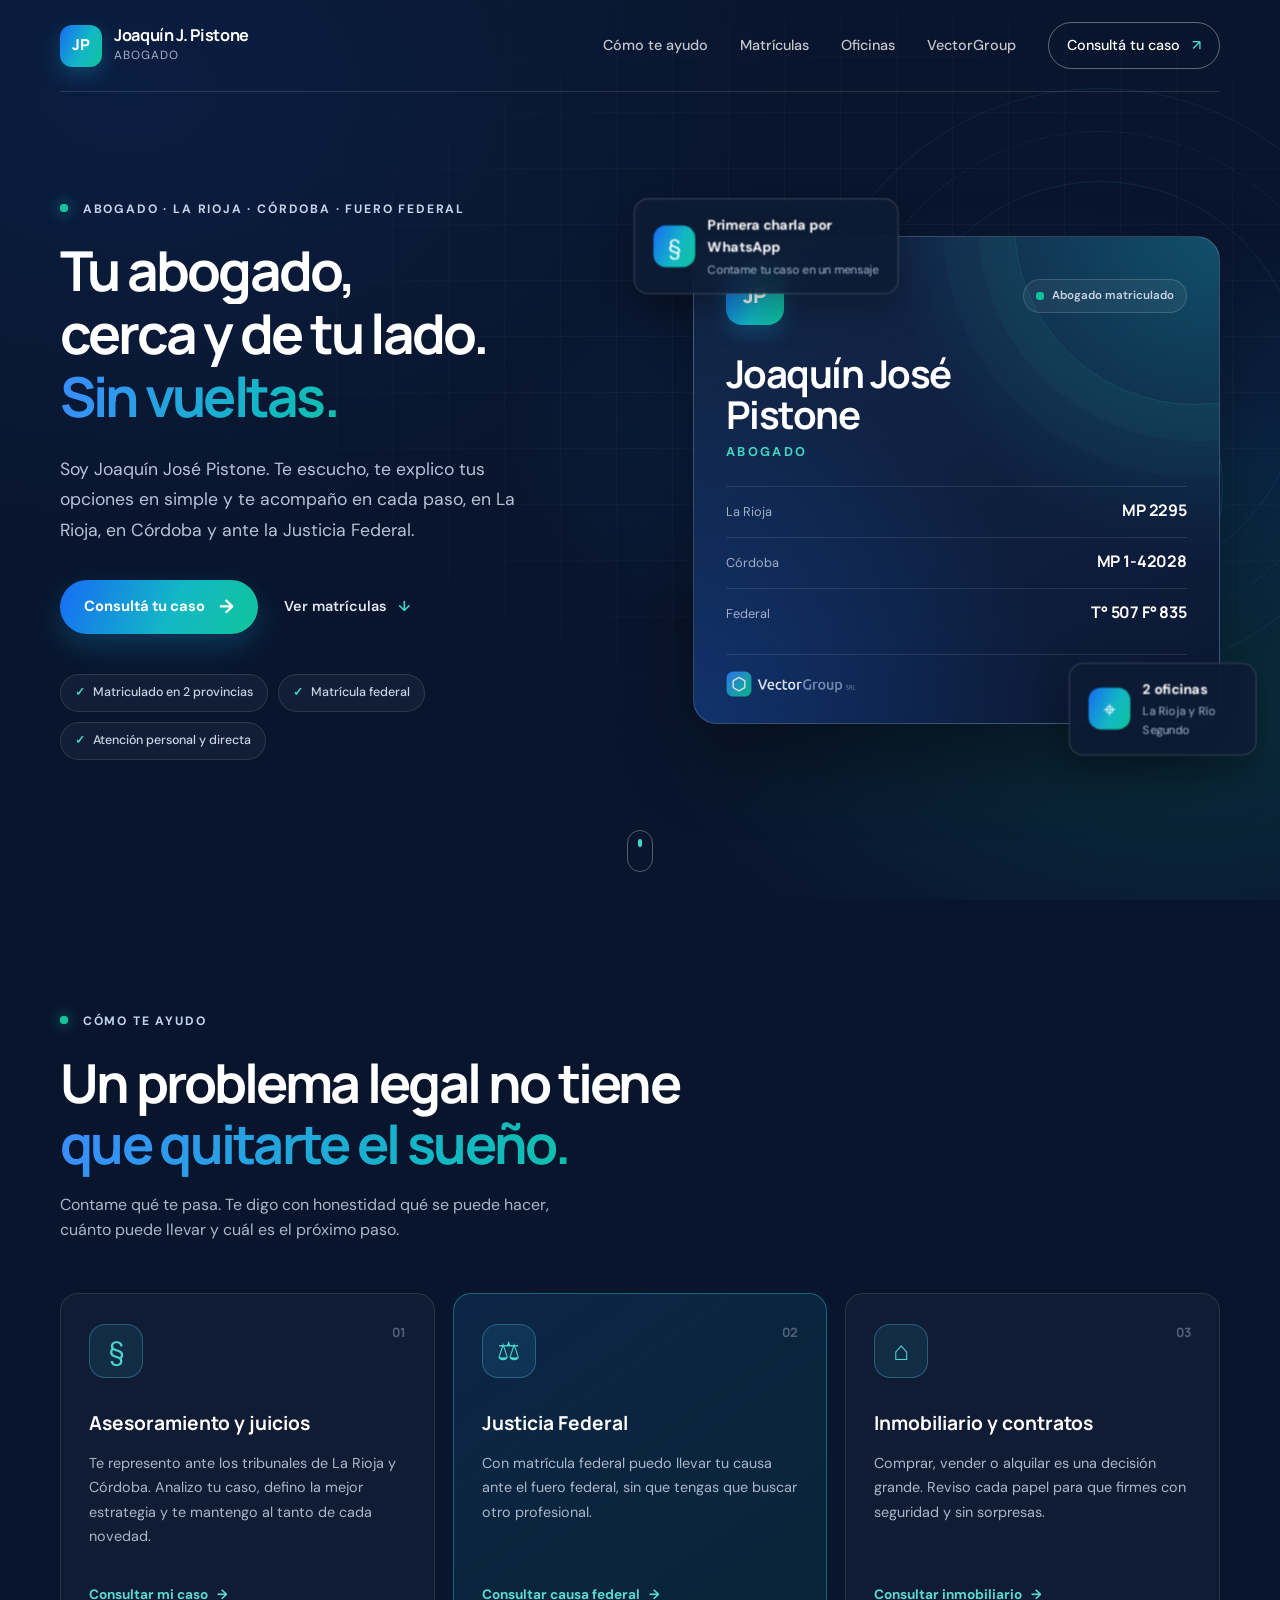
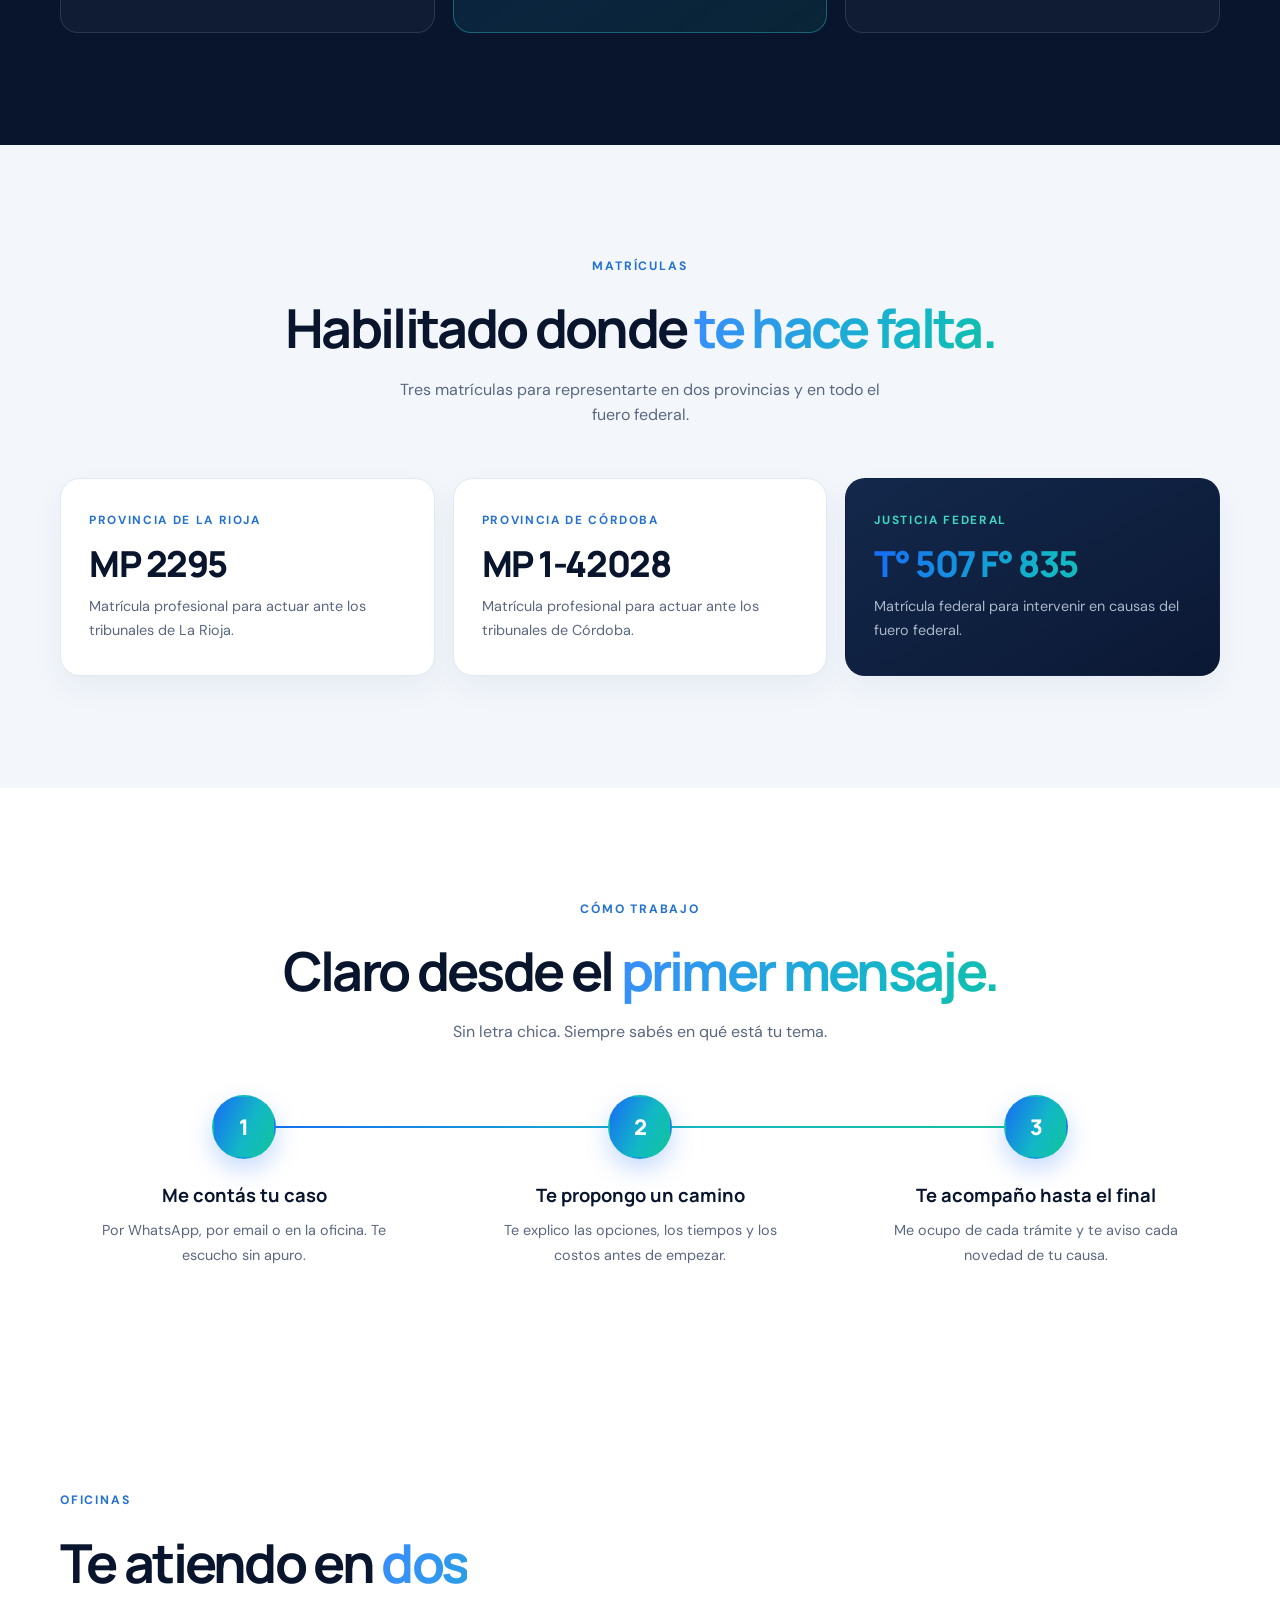
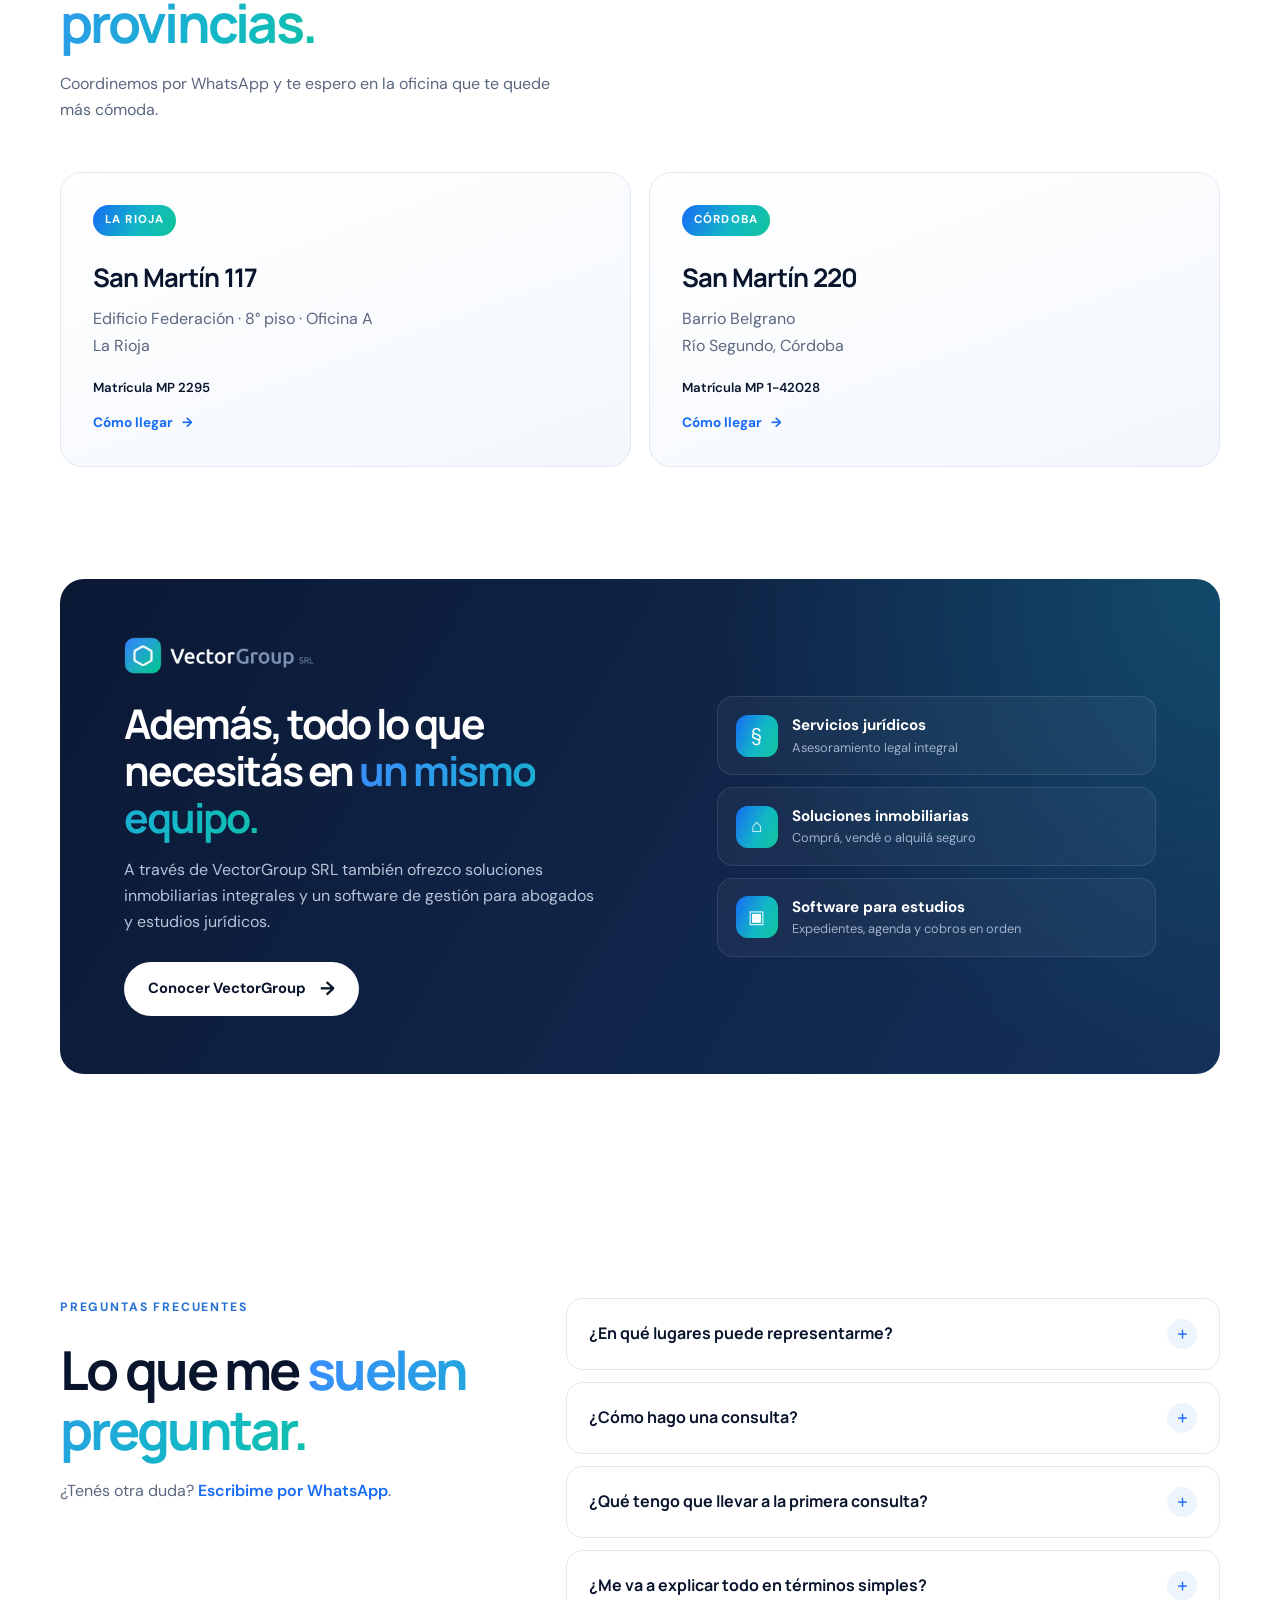
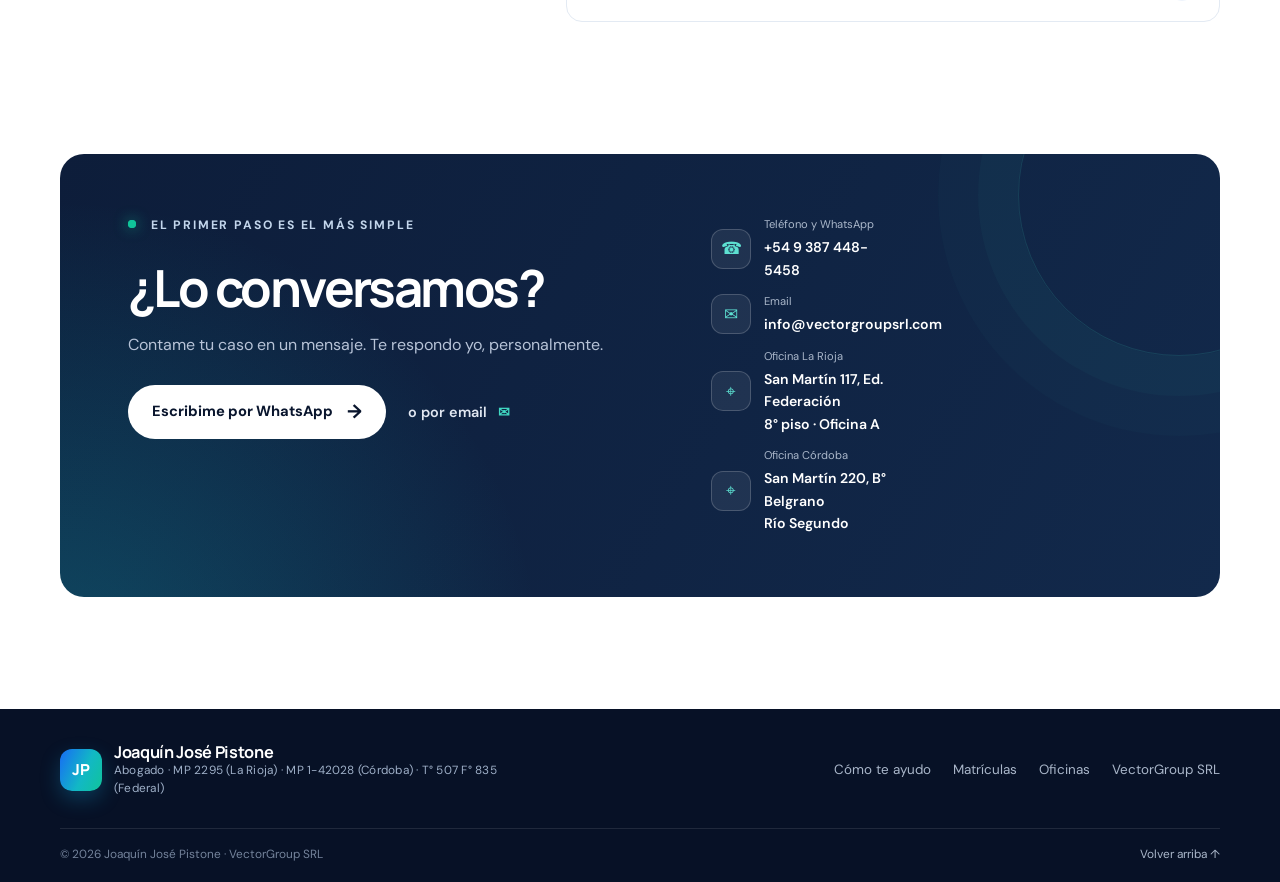
<file: index.html>
<!doctype html>
<html lang="es">
<head>
  <meta charset="utf-8">
  <meta name="viewport" content="width=device-width, initial-scale=1">
  <meta name="theme-color" content="#09152d">
  <title>Dr. Joaquín José Pistone | Abogado en La Rioja, Córdoba y fuero federal</title>
  <meta name="description" content="Joaquín José Pistone, abogado matriculado en La Rioja (MP 2295), Córdoba (MP 1-42028) y Justicia Federal (T° 507 F° 835). Oficinas en La Rioja y Río Segundo. Consultá tu caso por WhatsApp.">
  <link rel="canonical" href="https://www.vectorgroupsrl.com/">

  <meta property="og:type" content="profile">
  <meta property="og:locale" content="es_AR">
  <meta property="og:site_name" content="Dr. Joaquín José Pistone">
  <meta property="og:title" content="Dr. Joaquín José Pistone | Abogado">
  <meta property="og:description" content="Abogado matriculado en La Rioja, Córdoba y Justicia Federal. Te explico todo en simple y te acompaño en cada paso.">
  <meta property="og:url" content="https://www.vectorgroupsrl.com/">
  <meta property="og:image" content="https://www.vectorgroupsrl.com/assets/img/og-image.jpg">
  <meta property="og:image:width" content="1200">
  <meta property="og:image:height" content="630">
  <meta name="twitter:card" content="summary_large_image">

  <link rel="icon" href="assets/img/favicon-32.png" type="image/png" sizes="32x32">
  <link rel="apple-touch-icon" href="assets/img/apple-touch-icon.png">
  <link rel="manifest" href="site.webmanifest">

  <link rel="preconnect" href="https://fonts.googleapis.com">
  <link rel="preconnect" href="https://fonts.gstatic.com" crossorigin>
  <link rel="stylesheet" href="https://fonts.googleapis.com/css2?family=DM+Sans:wght@400;500;600;700&family=Manrope:wght@400;500;600;700;800&display=swap">
  <link rel="stylesheet" href="styles.css">
  <script>document.documentElement.classList.add("js");</script>
  <script src="script.js" defer></script>

  <script type="application/ld+json">
  {
  "@context": "https://schema.org",
  "@graph": [
    {
      "@type": "Person",
      "@id": "https://www.vectorgroupsrl.com/#joaquin",
      "name": "Joaquín José Pistone",
      "jobTitle": "Abogado",
      "telephone": "+54 9 387 448-5458",
      "email": "info@vectorgroupsrl.com",
      "url": "https://www.vectorgroupsrl.com/",
      "worksFor": {
        "@type": "Organization",
        "name": "VectorGroup SRL",
        "url": "https://www.vectorgroupsrl.com/vectorgroup"
      },
      "hasCredential": [
        {
          "@type": "EducationalOccupationalCredential",
          "name": "Matrícula profesional La Rioja MP 2295"
        },
        {
          "@type": "EducationalOccupationalCredential",
          "name": "Matrícula profesional Córdoba MP 1-42028"
        },
        {
          "@type": "EducationalOccupationalCredential",
          "name": "Matrícula Federal T° 507 F° 835"
        }
      ]
    },
    {
      "@type": "Attorney",
      "name": "Joaquín José Pistone · Abogado · La Rioja",
      "founder": {
        "@id": "https://www.vectorgroupsrl.com/#joaquin"
      },
      "telephone": "+54 9 387 448-5458",
      "image": "https://www.vectorgroupsrl.com/assets/img/og-image.jpg",
      "address": {
        "@type": "PostalAddress",
        "streetAddress": "San Martín 117, Edificio Federación, Piso 8, Oficina A",
        "addressLocality": "La Rioja",
        "addressRegion": "La Rioja",
        "addressCountry": "AR"
      }
    },
    {
      "@type": "Attorney",
      "name": "Joaquín José Pistone · Abogado · Córdoba",
      "founder": {
        "@id": "https://www.vectorgroupsrl.com/#joaquin"
      },
      "telephone": "+54 9 387 448-5458",
      "image": "https://www.vectorgroupsrl.com/assets/img/og-image.jpg",
      "address": {
        "@type": "PostalAddress",
        "streetAddress": "San Martín 220, B° Belgrano",
        "addressLocality": "Río Segundo",
        "addressRegion": "Córdoba",
        "addressCountry": "AR"
      }
    }
  ]
}
  </script>
  <script type="application/ld+json">
  {"@context": "https://schema.org", "@type": "FAQPage", "mainEntity": [{"@type": "Question", "name": "¿En qué lugares puede representarme?", "acceptedAnswer": {"@type": "Answer", "text": "Estoy matriculado en La Rioja (MP 2295), en Córdoba (MP 1-42028) y en la Justicia Federal (T° 507 F° 835). Puedo intervenir en causas ante los tribunales de esas provincias y en el fuero federal."}}, {"@type": "Question", "name": "¿Cómo hago una consulta?", "acceptedAnswer": {"@type": "Answer", "text": "Escribime por WhatsApp al +54 9 387 448-5458 o por email a info@vectorgroupsrl.com. También podés acercarte a mis oficinas en La Rioja o en Río Segundo, Córdoba."}}, {"@type": "Question", "name": "¿Qué tengo que llevar a la primera consulta?", "acceptedAnswer": {"@type": "Answer", "text": "Con que me cuentes tu situación alcanza para empezar. Si tenés documentos (contratos, notificaciones, escrituras), traelos o mandame una foto: me ayudan a orientarte mejor."}}, {"@type": "Question", "name": "¿Me va a explicar todo en términos simples?", "acceptedAnswer": {"@type": "Answer", "text": "Siempre. Te explico tus opciones sin tecnicismos, con tiempos y costos claros, para que cada decisión la tomes sabiendo qué implica."}}]}
  </script>
</head>
<body>
  <a class="skip-link" href="#main">Saltar al contenido</a>
  <div class="scroll-progress" aria-hidden="true"><span></span></div>

  <header class="site-header">
    <div class="container nav-wrap">
      <a class="brand brand-person" href="#inicio" aria-label="Joaquín José Pistone, abogado, inicio">
        <span class="monogram" aria-hidden="true">JP</span>
        <span class="brand-text"><strong>Joaquín J. Pistone</strong><small>Abogado</small></span>
      </a>
      <button class="menu-toggle" type="button" aria-expanded="false" aria-controls="main-nav" aria-label="Abrir menú">
        <span></span><span></span><span></span>
      </button>
      <nav class="main-nav" id="main-nav" aria-label="Navegación principal">
        <a href="#areas">Cómo te ayudo</a>
        <a href="#matriculas">Matrículas</a>
        <a href="#oficinas">Oficinas</a>
        <a href="vectorgroup.html">VectorGroup</a>
        <a class="nav-cta" href="#contacto">Consultá tu caso <span aria-hidden="true">↗</span></a>
      </nav>
    </div>
  </header>

  <main id="main">
    <section class="hero" id="inicio">
      <div class="hero-glow" aria-hidden="true"></div>
      <div class="hero-grid-bg" aria-hidden="true"></div>
      <div class="container hero-grid">
        <div class="hero-copy">
          <p class="eyebrow hero-in d0"><span class="eyebrow-dot"></span> Abogado · La Rioja · Córdoba · Fuero federal</p>
          <h1 class="hero-title">
            <span class="line"><span class="hero-in d1">Tu abogado,</span></span>
            <span class="line"><span class="hero-in d2">cerca y de tu lado.</span></span>
            <span class="line"><span class="hero-in gradient-text d3">Sin vueltas.</span></span>
          </h1>
          <p class="hero-lead hero-in d4">Soy Joaquín José Pistone. Te escucho, te explico tus opciones en simple y te acompaño en cada paso, en La Rioja, en Córdoba y ante la Justicia Federal.</p>
          <div class="hero-actions hero-in d5">
            <a class="button button-primary magnetic" href="https://wa.me/5493874485458?text=Hola%20Dr.%20Pistone%2C%20quiero%20hacer%20una%20consulta." target="_blank" rel="noopener noreferrer">Consultá tu caso <span class="btn-arrow" aria-hidden="true">→</span></a>
            <a class="text-link" href="#matriculas">Ver matrículas <span aria-hidden="true">↓</span></a>
          </div>
          <ul class="trust-chips hero-in d6" aria-label="Por qué elegirme">
            <li><span aria-hidden="true">✓</span> Matriculado en 2 provincias</li>
            <li><span aria-hidden="true">✓</span> Matrícula federal</li>
            <li><span aria-hidden="true">✓</span> Atención personal y directa</li>
          </ul>
        </div>
        <div class="hero-visual hero-in d3">
          <div class="tilt" data-tilt>
            <article class="id-card" aria-label="Credencial profesional">
              <span class="frame-shine" aria-hidden="true"></span>
              <div class="id-card-top">
                <span class="monogram monogram-lg" aria-hidden="true">JP</span>
                <span class="id-badge"><span class="caption-dot"></span> Abogado matriculado</span>
              </div>
              <p class="id-name">Joaquín José<br>Pistone</p>
              <p class="id-role">Abogado</p>
              <dl class="id-list">
                <div><dt>La Rioja</dt><dd>MP 2295</dd></div>
                <div><dt>Córdoba</dt><dd>MP 1-42028</dd></div>
                <div><dt>Federal</dt><dd>T° 507 F° 835</dd></div>
              </dl>
              <div class="id-foot">
                <img src="assets/img/logo-vectorgroup-light.webp" alt="VectorGroup SRL" width="520" height="102">
              </div>
            </article>
            <div class="hero-float-card float-a">
              <span class="float-icon" aria-hidden="true">§</span>
              <span><strong>Primera charla por WhatsApp</strong><small>Contame tu caso en un mensaje</small></span>
            </div>
            <div class="hero-float-card float-b">
              <span class="float-icon" aria-hidden="true">⌖</span>
              <span><strong>2 oficinas</strong><small>La Rioja y Río Segundo</small></span>
            </div>
          </div>
          <div class="hero-orbit orbit-one" aria-hidden="true"></div>
          <div class="hero-orbit orbit-two" aria-hidden="true"></div>
        </div>
      </div>
      <a class="scroll-cue" href="#areas" aria-label="Bajar a cómo te ayudo"><span></span></a>
    </section>

    <section class="services section-pad" id="areas">
      <div class="container">
        <div class="section-heading reveal">
          <p class="eyebrow"><span class="eyebrow-dot"></span> Cómo te ayudo</p>
          <h2>Un problema legal no tiene<br><span>que quitarte el sueño.</span></h2>
          <p>Contame qué te pasa. Te digo con honestidad qué se puede hacer, cuánto puede llevar y cuál es el próximo paso.</p>
        </div>
        <div class="service-cards stagger">
          <article class="service-card spotlight reveal">
            <div class="service-number">01</div>
            <div class="service-icon" aria-hidden="true">§</div>
            <h3>Asesoramiento y juicios</h3>
            <p>Te represento ante los tribunales de La Rioja y Córdoba. Analizo tu caso, defino la mejor estrategia y te mantengo al tanto de cada novedad.</p>
            <a class="card-link" href="https://wa.me/5493874485458?text=Hola%20Dr.%20Pistone%2C%20necesito%20asesoramiento%20legal." target="_blank" rel="noopener noreferrer">Consultar mi caso <span aria-hidden="true">→</span></a>
          </article>
          <article class="service-card service-card-featured spotlight reveal">
            <div class="service-number">02</div>
            <div class="service-icon" aria-hidden="true">⚖</div>
            <h3>Justicia Federal</h3>
            <p>Con matrícula federal puedo llevar tu causa ante el fuero federal, sin que tengas que buscar otro profesional.</p>
            <a class="card-link" href="https://wa.me/5493874485458?text=Hola%20Dr.%20Pistone%2C%20tengo%20una%20consulta%20sobre%20una%20causa%20federal." target="_blank" rel="noopener noreferrer">Consultar causa federal <span aria-hidden="true">→</span></a>
          </article>
          <article class="service-card spotlight reveal">
            <div class="service-number">03</div>
            <div class="service-icon" aria-hidden="true">⌂</div>
            <h3>Inmobiliario y contratos</h3>
            <p>Comprar, vender o alquilar es una decisión grande. Reviso cada papel para que firmes con seguridad y sin sorpresas.</p>
            <a class="card-link" href="https://wa.me/5493874485458?text=Hola%20Dr.%20Pistone%2C%20quiero%20hacer%20una%20consulta%20inmobiliaria." target="_blank" rel="noopener noreferrer">Consultar inmobiliario <span aria-hidden="true">→</span></a>
          </article>
        </div>
      </div>
    </section>

    <section class="credentials section-pad" id="matriculas">
      <div class="container">
        <div class="section-heading section-heading-center reveal">
          <p class="eyebrow eyebrow-dark">Matrículas</p>
          <h2>Habilitado donde <span>te hace falta.</span></h2>
          <p>Tres matrículas para representarte en dos provincias y en todo el fuero federal.</p>
        </div>
        <div class="cred-cards stagger">
          <article class="cred-card spotlight reveal">
            <span class="cred-kicker">Provincia de La Rioja</span>
            <strong class="cred-number">MP 2295</strong>
            <p>Matrícula profesional para actuar ante los tribunales de La Rioja.</p>
          </article>
          <article class="cred-card spotlight reveal">
            <span class="cred-kicker">Provincia de Córdoba</span>
            <strong class="cred-number">MP 1-42028</strong>
            <p>Matrícula profesional para actuar ante los tribunales de Córdoba.</p>
          </article>
          <article class="cred-card cred-card-featured spotlight reveal">
            <span class="cred-kicker">Justicia Federal</span>
            <strong class="cred-number">T° 507 F° 835</strong>
            <p>Matrícula federal para intervenir en causas del fuero federal.</p>
          </article>
        </div>
      </div>
    </section>

    <section class="process section-pad" id="proceso">
      <div class="container">
        <div class="section-heading section-heading-center reveal">
          <p class="eyebrow eyebrow-dark">Cómo trabajo</p>
          <h2>Claro desde el <span>primer mensaje.</span></h2>
          <p>Sin letra chica. Siempre sabés en qué está tu tema.</p>
        </div>
        <ol class="steps stagger">
          <li class="step reveal">
            <span class="step-num">1</span>
            <h3>Me contás tu caso</h3>
            <p>Por WhatsApp, por email o en la oficina. Te escucho sin apuro.</p>
          </li>
          <li class="step reveal">
            <span class="step-num">2</span>
            <h3>Te propongo un camino</h3>
            <p>Te explico las opciones, los tiempos y los costos antes de empezar.</p>
          </li>
          <li class="step reveal">
            <span class="step-num">3</span>
            <h3>Te acompaño hasta el final</h3>
            <p>Me ocupo de cada trámite y te aviso cada novedad de tu causa.</p>
          </li>
        </ol>
      </div>
    </section>

    <section class="offices section-pad" id="oficinas">
      <div class="container">
        <div class="section-heading reveal">
          <p class="eyebrow eyebrow-dark">Oficinas</p>
          <h2>Te atiendo en <span>dos provincias.</span></h2>
          <p>Coordinemos por WhatsApp y te espero en la oficina que te quede más cómoda.</p>
        </div>
        <div class="office-cards stagger">
          <a class="office-card spotlight reveal" href="https://www.google.com/maps/search/?api=1&amp;query=San+Mart%C3%ADn+117%2C+La+Rioja%2C+Argentina" target="_blank" rel="noopener noreferrer">
            <span class="office-tag">La Rioja</span>
            <h3>San Martín 117</h3>
            <p>Edificio Federación · 8° piso · Oficina A<br>La Rioja</p>
            <span class="office-meta">Matrícula MP 2295</span>
            <span class="card-link">Cómo llegar <span aria-hidden="true">→</span></span>
          </a>
          <a class="office-card spotlight reveal" href="https://www.google.com/maps/search/?api=1&amp;query=San+Mart%C3%ADn+220%2C+R%C3%ADo+Segundo%2C+C%C3%B3rdoba%2C+Argentina" target="_blank" rel="noopener noreferrer">
            <span class="office-tag">Córdoba</span>
            <h3>San Martín 220</h3>
            <p>Barrio Belgrano<br>Río Segundo, Córdoba</p>
            <span class="office-meta">Matrícula MP 1-42028</span>
            <span class="card-link">Cómo llegar <span aria-hidden="true">→</span></span>
          </a>
        </div>
      </div>
    </section>

    <section class="vg-band section-pad" id="vectorgroup">
      <div class="container vg-panel reveal">
        <div class="vg-copy">
          <img class="vg-logo" src="assets/img/logo-vectorgroup-light.webp" alt="VectorGroup SRL" width="520" height="102" loading="lazy" decoding="async">
          <h2>Además, todo lo que necesitás en <span class="gradient-text">un mismo equipo.</span></h2>
          <p>A través de VectorGroup SRL también ofrezco soluciones inmobiliarias integrales y un software de gestión para abogados y estudios jurídicos.</p>
          <a class="button button-light magnetic" href="vectorgroup.html">Conocer VectorGroup <span class="btn-arrow" aria-hidden="true">→</span></a>
        </div>
        <ul class="vg-list stagger">
          <li class="reveal"><span class="vg-icon" aria-hidden="true">§</span><span><strong>Servicios jurídicos</strong><small>Asesoramiento legal integral</small></span></li>
          <li class="reveal"><span class="vg-icon" aria-hidden="true">⌂</span><span><strong>Soluciones inmobiliarias</strong><small>Comprá, vendé o alquilá seguro</small></span></li>
          <li class="reveal"><span class="vg-icon" aria-hidden="true">▣</span><span><strong>Software para estudios</strong><small>Expedientes, agenda y cobros en orden</small></span></li>
        </ul>
      </div>
    </section>

    <section class="faq section-pad" id="preguntas">
      <div class="container faq-grid">
        <div class="section-heading reveal">
          <p class="eyebrow eyebrow-dark">Preguntas frecuentes</p>
          <h2>Lo que me <span>suelen preguntar.</span></h2>
          <p>¿Tenés otra duda? <a class="inline-link" href="https://wa.me/5493874485458?text=Hola%20Dr.%20Pistone%2C%20quiero%20hacer%20una%20consulta." target="_blank" rel="noopener noreferrer">Escribime por WhatsApp</a>.</p>
        </div>
        <div class="faq-list reveal">
          <details>
            <summary>¿En qué lugares puede representarme?</summary>
            <p>Estoy matriculado en La Rioja (MP 2295), en Córdoba (MP 1-42028) y en la Justicia Federal (T° 507 F° 835). Puedo intervenir en causas ante los tribunales de esas provincias y en el fuero federal.</p>
          </details>
          <details>
            <summary>¿Cómo hago una consulta?</summary>
            <p>Escribime por WhatsApp al +54 9 387 448-5458 o por email a info@vectorgroupsrl.com. También podés acercarte a mis oficinas en La Rioja o en Río Segundo, Córdoba.</p>
          </details>
          <details>
            <summary>¿Qué tengo que llevar a la primera consulta?</summary>
            <p>Con que me cuentes tu situación alcanza para empezar. Si tenés documentos (contratos, notificaciones, escrituras), traelos o mandame una foto: me ayudan a orientarte mejor.</p>
          </details>
          <details>
            <summary>¿Me va a explicar todo en términos simples?</summary>
            <p>Siempre. Te explico tus opciones sin tecnicismos, con tiempos y costos claros, para que cada decisión la tomes sabiendo qué implica.</p>
          </details>
        </div>
      </div>
    </section>

    <section class="contact section-pad" id="contacto">
      <div class="container contact-panel reveal">
        <div class="contact-copy">
          <p class="eyebrow"><span class="eyebrow-dot"></span> El primer paso es el más simple</p>
          <h2>¿Lo conversamos?</h2>
          <p>Contame tu caso en un mensaje. Te respondo yo, personalmente.</p>
          <div class="contact-actions">
            <a class="button button-light magnetic" href="https://wa.me/5493874485458?text=Hola%20Dr.%20Pistone%2C%20quiero%20hacer%20una%20consulta." target="_blank" rel="noopener noreferrer">Escribime por WhatsApp <span class="btn-arrow" aria-hidden="true">→</span></a>
            <a class="text-link" href="mailto:info@vectorgroupsrl.com?subject=Consulta%20para%20el%20Dr.%20Pistone">o por email <span aria-hidden="true">✉</span></a>
          </div>
        </div>
        <div class="contact-details">
          <div class="contact-row">
            <a href="tel:+5493874485458"><span class="contact-icon" aria-hidden="true">☎</span><span><small>Teléfono y WhatsApp</small><strong>+54 9 387 448-5458</strong></span></a>
            <button class="copy-btn" type="button" data-copy="+54 9 387 448-5458" aria-label="Copiar teléfono">Copiar</button>
          </div>
          <div class="contact-row">
            <a href="mailto:info@vectorgroupsrl.com"><span class="contact-icon" aria-hidden="true">✉</span><span><small>Email</small><strong>info@vectorgroupsrl.com</strong></span></a>
            <button class="copy-btn" type="button" data-copy="info@vectorgroupsrl.com" aria-label="Copiar email">Copiar</button>
          </div>
          <div class="contact-row">
            <a href="https://www.google.com/maps/search/?api=1&amp;query=San+Mart%C3%ADn+117%2C+La+Rioja%2C+Argentina" target="_blank" rel="noopener noreferrer"><span class="contact-icon" aria-hidden="true">⌖</span><span><small>Oficina La Rioja</small><strong>San Martín 117, Ed. Federación<br>8° piso · Oficina A</strong></span></a>
          </div>
          <div class="contact-row">
            <a href="https://www.google.com/maps/search/?api=1&amp;query=San+Mart%C3%ADn+220%2C+R%C3%ADo+Segundo%2C+C%C3%B3rdoba%2C+Argentina" target="_blank" rel="noopener noreferrer"><span class="contact-icon" aria-hidden="true">⌖</span><span><small>Oficina Córdoba</small><strong>San Martín 220, B° Belgrano<br>Río Segundo</strong></span></a>
          </div>
        </div>
      </div>
    </section>
  </main>

  <footer class="site-footer">
    <div class="container footer-main">
      <a class="brand brand-person footer-person" href="#inicio">
        <span class="monogram" aria-hidden="true">JP</span>
        <span class="brand-text"><strong>Joaquín José Pistone</strong><small>Abogado · MP 2295 (La Rioja) · MP 1-42028 (Córdoba) · T° 507 F° 835 (Federal)</small></span>
      </a>
      <nav class="footer-nav" aria-label="Enlaces del pie">
        <a href="#areas">Cómo te ayudo</a>
        <a href="#matriculas">Matrículas</a>
        <a href="#oficinas">Oficinas</a>
        <a href="vectorgroup.html">VectorGroup SRL</a>
      </nav>
    </div>
    <div class="container footer-bottom">
      <span>© <span id="current-year"></span> Joaquín José Pistone · VectorGroup SRL</span>
      <a href="#inicio">Volver arriba ↑</a>
    </div>
  </footer>

  <div class="wa-wrap">
    <p class="wa-bubble" role="status" hidden>
      ¿Tenés una consulta? <strong>Escribime, te respondo yo.</strong>
      <button class="wa-bubble-close" type="button" aria-label="Cerrar mensaje">×</button>
    </p>
    <a class="whatsapp-float" href="https://wa.me/5493874485458?text=Hola%20Dr.%20Pistone%2C%20quiero%20hacer%20una%20consulta." target="_blank" rel="noopener noreferrer" aria-label="Escribime por WhatsApp">
      <svg viewBox="0 0 24 24" width="28" height="28" aria-hidden="true"><path fill="currentColor" d="M17.47 14.38c-.3-.15-1.75-.86-2.02-.96-.27-.1-.47-.15-.67.15-.2.3-.77.96-.94 1.16-.17.2-.35.22-.64.07-.3-.15-1.25-.46-2.38-1.47-.88-.79-1.47-1.76-1.65-2.06-.17-.3-.02-.46.13-.6.13-.14.3-.35.45-.52.15-.17.2-.3.3-.5.1-.2.05-.37-.03-.52-.07-.15-.67-1.6-.92-2.2-.24-.58-.49-.5-.67-.51h-.57c-.2 0-.52.07-.79.37-.27.3-1.04 1.02-1.04 2.48 0 1.46 1.07 2.88 1.21 3.07.15.2 2.1 3.2 5.08 4.49.71.31 1.26.49 1.7.63.71.22 1.36.19 1.87.12.57-.09 1.75-.72 2-1.41.25-.69.25-1.29.17-1.41-.07-.12-.27-.2-.57-.35M12.05 21.5h-.01a9.4 9.4 0 0 1-4.8-1.31l-.34-.2-3.56.93.95-3.47-.22-.36a9.4 9.4 0 0 1-1.44-5.01c0-5.2 4.23-9.43 9.43-9.43a9.37 9.37 0 0 1 9.42 9.44c0 5.2-4.23 9.42-9.43 9.42m8.02-17.44A11.27 11.27 0 0 0 12.05.75C5.8.75.72 5.83.72 12.07c0 2 .52 3.95 1.51 5.66L.62 23.6l6.01-1.58a11.3 11.3 0 0 0 5.41 1.38h.01c6.24 0 11.32-5.08 11.33-11.32 0-3.02-1.18-5.87-3.31-8.01"/></svg>
    </a>
  </div>

  <div class="toast" role="status" aria-live="polite"></div>
</body>
</html>
</file>
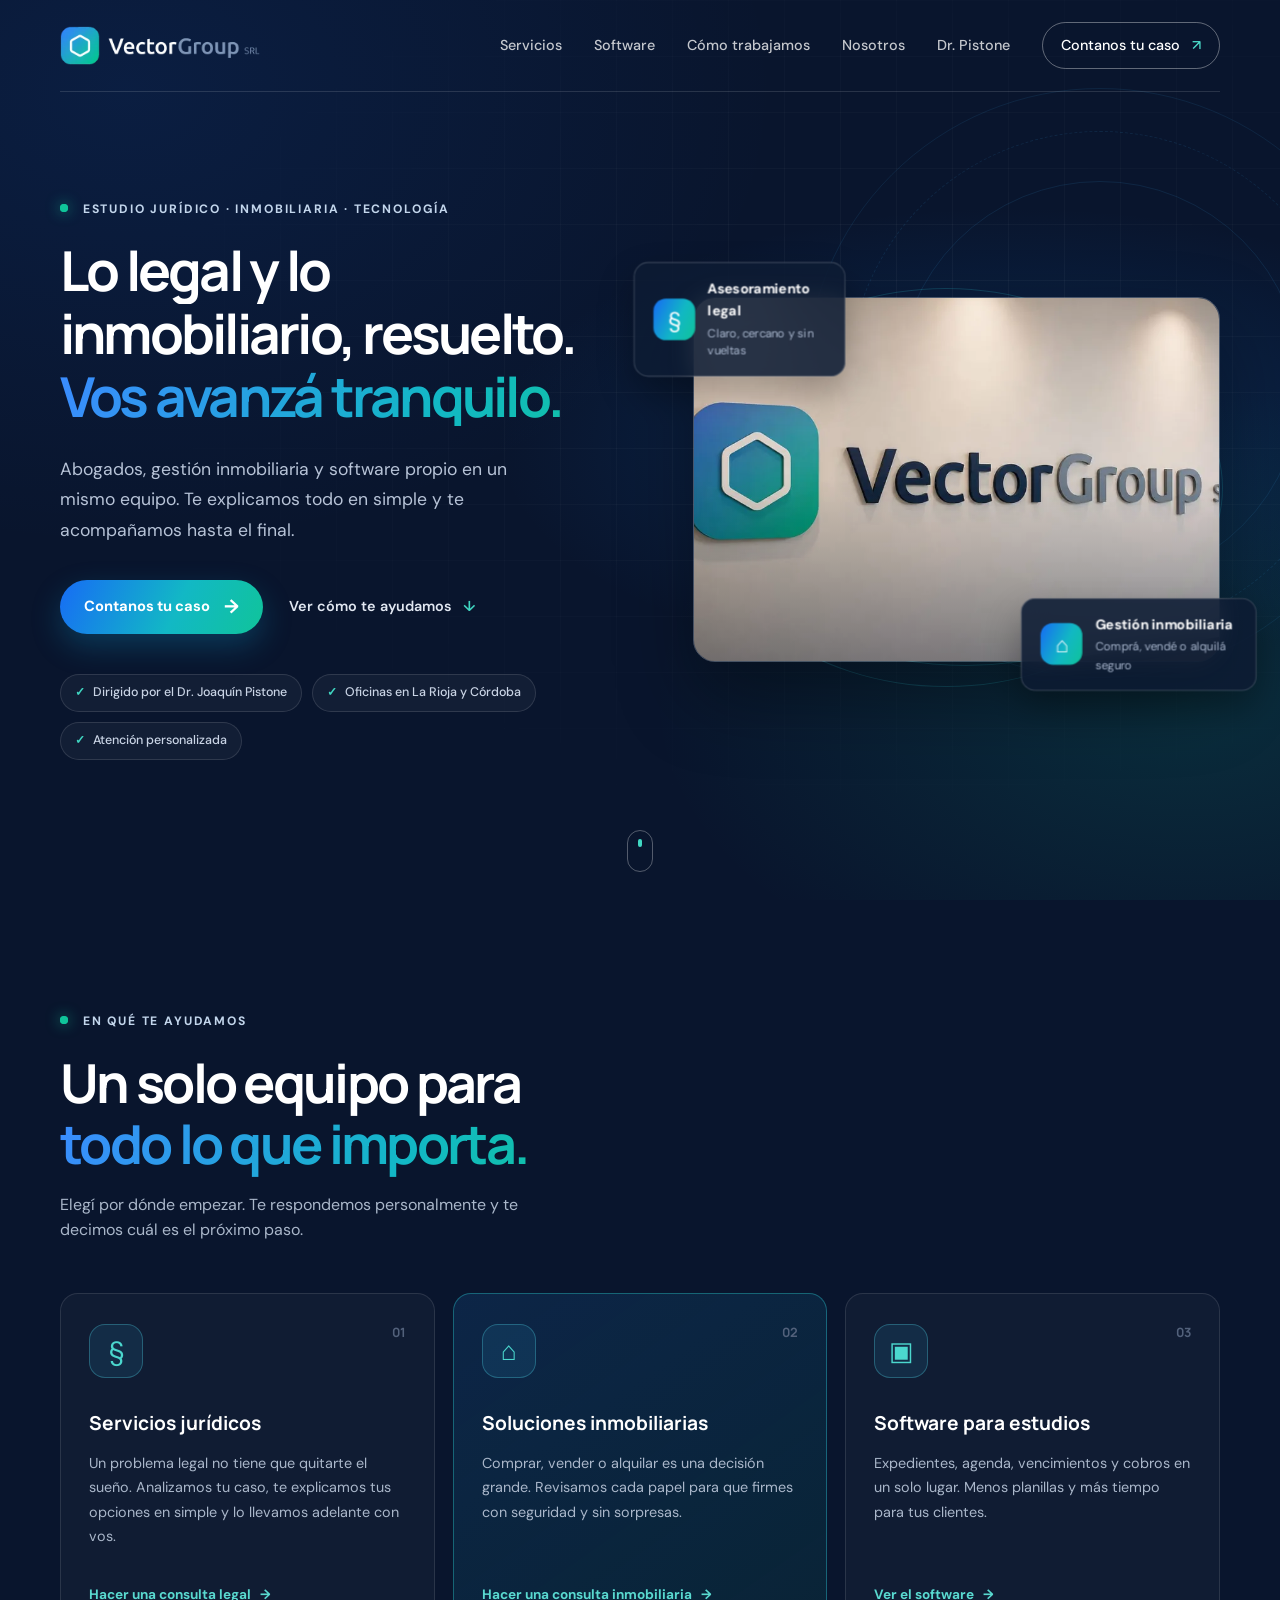
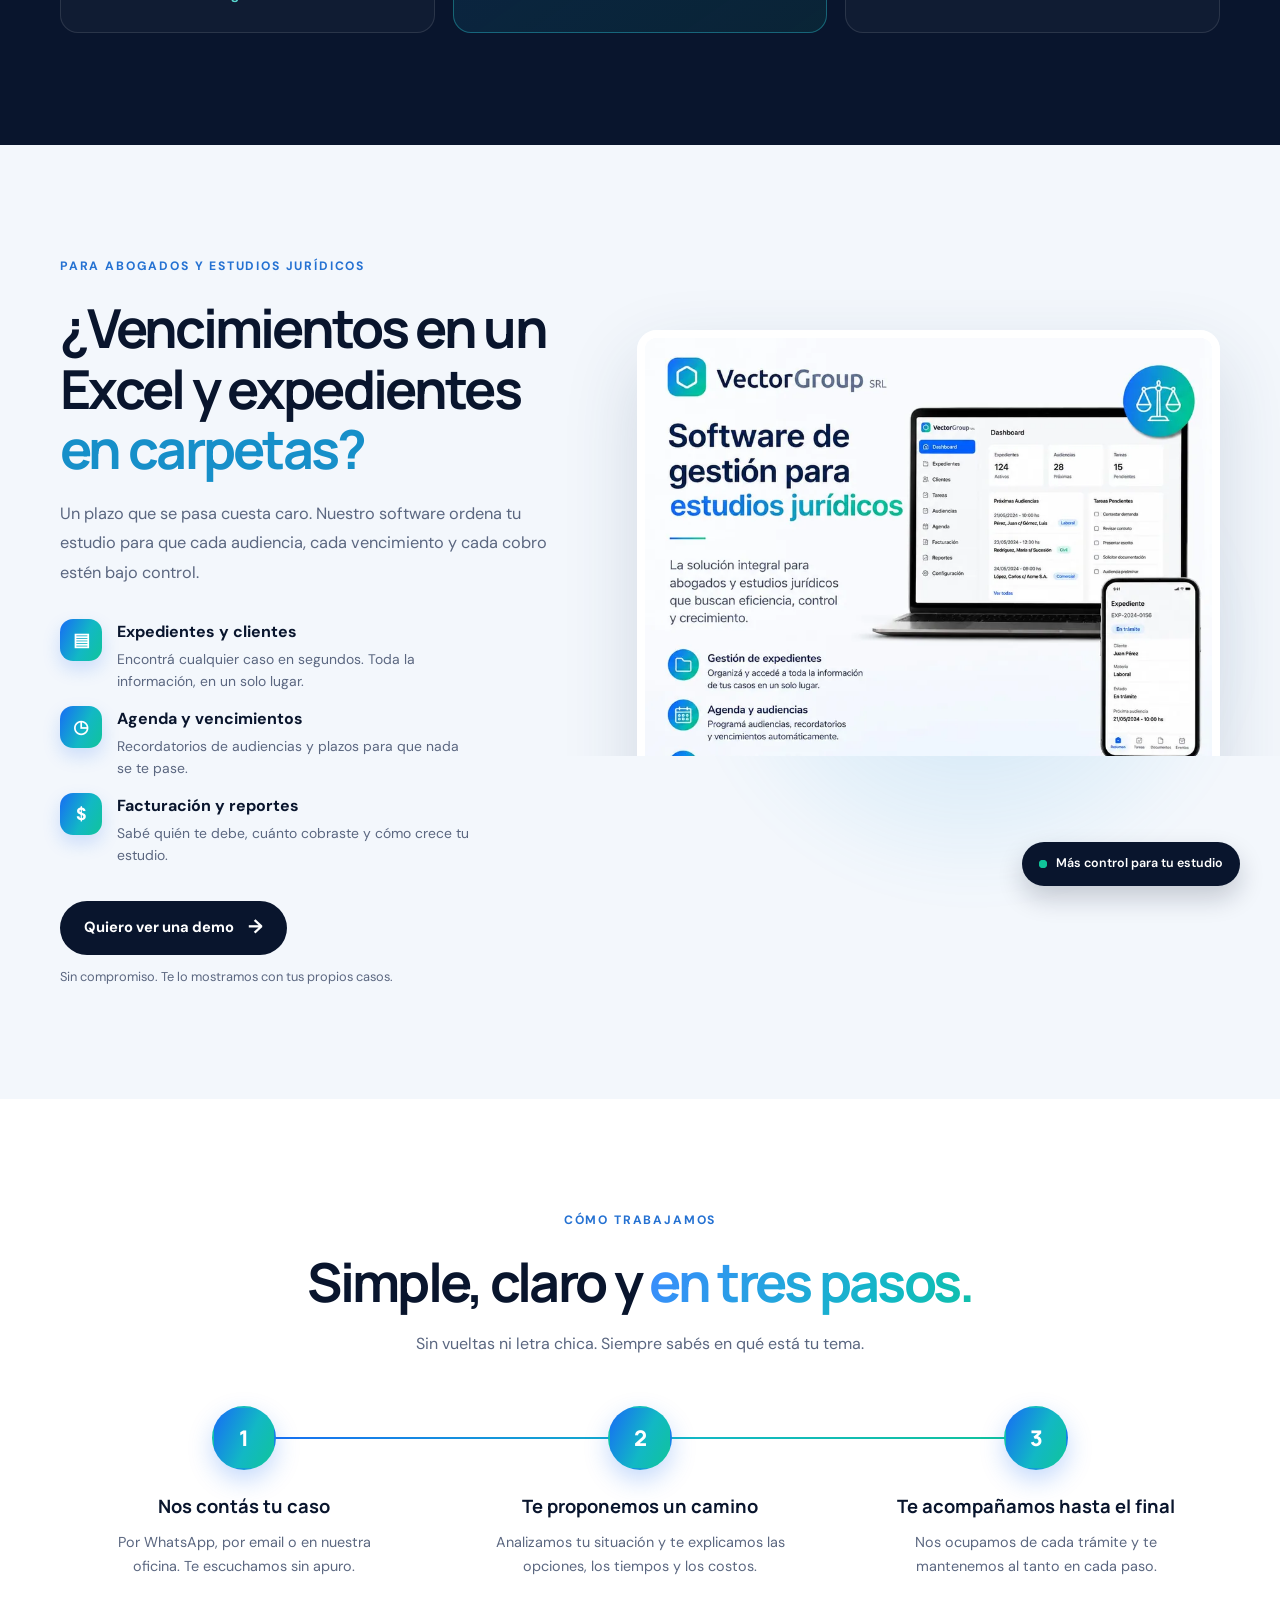
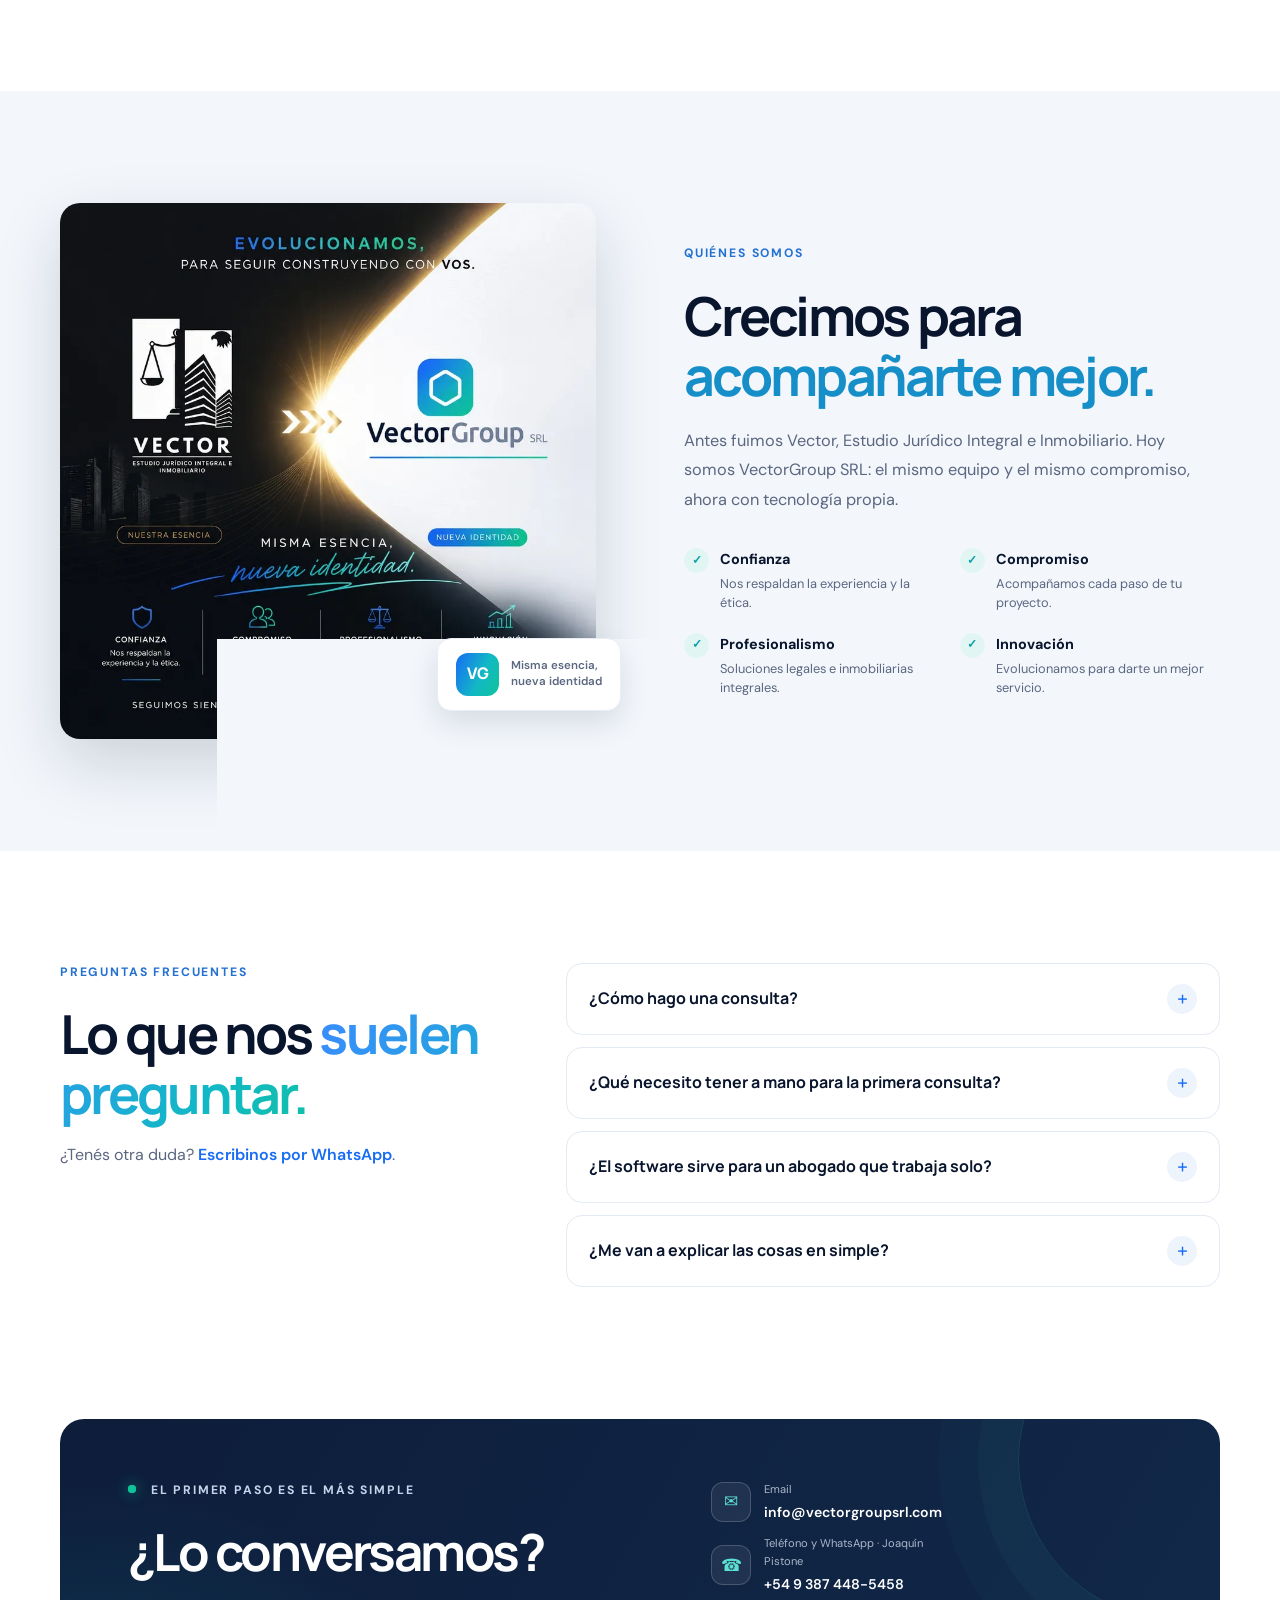
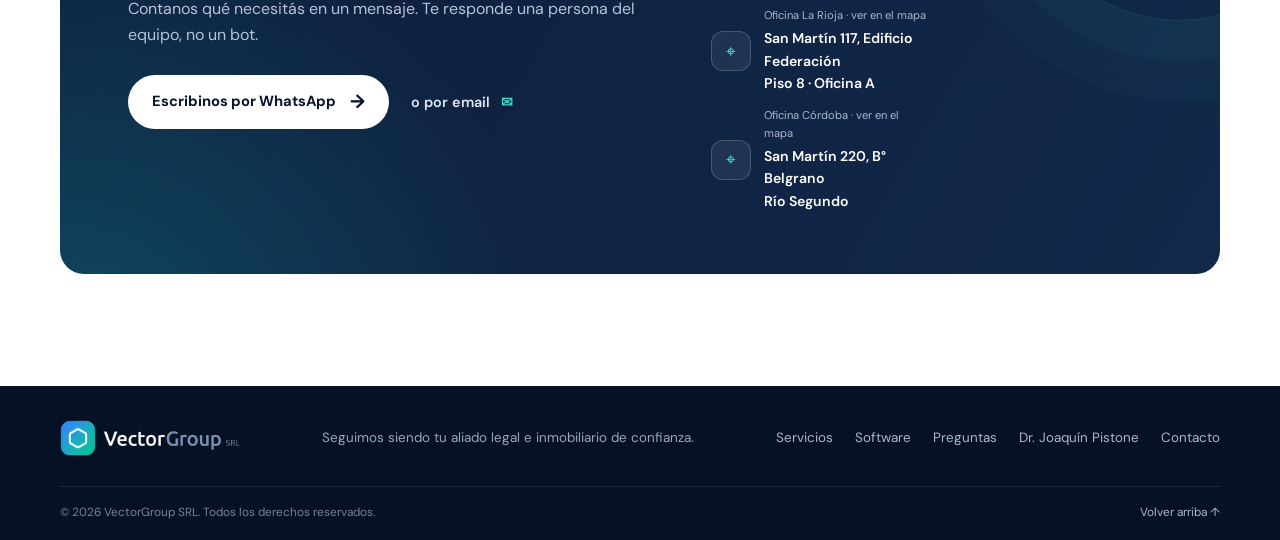
<file: vectorgroup.html>
<!doctype html>
<html lang="es">
<head>
  <meta charset="utf-8">
  <meta name="viewport" content="width=device-width, initial-scale=1">
  <meta name="theme-color" content="#09152d">
  <title>VectorGroup SRL | Soluciones legales, inmobiliarias y software para estudios jurídicos</title>
  <meta name="description" content="Lo legal y lo inmobiliario, resuelto. Abogados, gestión inmobiliaria y software para estudios jurídicos en un mismo equipo, en La Rioja y Córdoba. Contanos tu caso por WhatsApp.">
  <link rel="canonical" href="https://www.vectorgroupsrl.com/vectorgroup">

  <meta property="og:type" content="website">
  <meta property="og:locale" content="es_AR">
  <meta property="og:site_name" content="VectorGroup SRL">
  <meta property="og:title" content="VectorGroup SRL | Tu aliado legal e inmobiliario">
  <meta property="og:description" content="Asesoramiento jurídico, soluciones inmobiliarias y software de gestión para estudios jurídicos. La Rioja y Córdoba, Argentina.">
  <meta property="og:url" content="https://www.vectorgroupsrl.com/vectorgroup">
  <meta property="og:image" content="https://www.vectorgroupsrl.com/assets/img/og-image.jpg">
  <meta property="og:image:width" content="1200">
  <meta property="og:image:height" content="630">
  <meta name="twitter:card" content="summary_large_image">

  <link rel="icon" href="assets/img/favicon-32.png" type="image/png" sizes="32x32">
  <link rel="apple-touch-icon" href="assets/img/apple-touch-icon.png">
  <link rel="manifest" href="site.webmanifest">

  <link rel="preconnect" href="https://fonts.googleapis.com">
  <link rel="preconnect" href="https://fonts.gstatic.com" crossorigin>
  <link rel="stylesheet" href="https://fonts.googleapis.com/css2?family=DM+Sans:wght@400;500;600;700&family=Manrope:wght@400;500;600;700;800&display=swap">
  <link rel="preload" as="image" href="assets/img/recepcion.webp" type="image/webp">
  <link rel="stylesheet" href="styles.css">
  <script>document.documentElement.classList.add("js");</script>
  <script src="script.js" defer></script>

  <script type="application/ld+json">
  {
    "@context": "https://schema.org",
    "@type": "LegalService",
    "name": "VectorGroup SRL",
    "description": "Estudio jurídico integral e inmobiliario. Software de gestión para estudios jurídicos.",
    "url": "https://www.vectorgroupsrl.com/vectorgroup",
    "founder": { "@type": "Person", "name": "Joaquín José Pistone", "url": "https://www.vectorgroupsrl.com/" },
    "logo": "https://www.vectorgroupsrl.com/assets/img/icon-512.png",
    "image": "https://www.vectorgroupsrl.com/assets/img/og-image.jpg",
    "email": "info@vectorgroupsrl.com",
    "telephone": "+54 9 387 448-5458",
    "address": {
      "@type": "PostalAddress",
      "streetAddress": "San Martín 117, Edificio Federación, Piso 8, Oficina A",
      "addressLocality": "La Rioja",
      "addressRegion": "La Rioja",
      "addressCountry": "AR"
    },
    "areaServed": "AR"
  }
  </script>
  <script type="application/ld+json">
  {"@context": "https://schema.org", "@type": "FAQPage", "mainEntity": [{"@type": "Question", "name": "¿Cómo hago una consulta?", "acceptedAnswer": {"@type": "Answer", "text": "Escribinos por WhatsApp al +54 9 387 448-5458, mandanos un email a info@vectorgroupsrl.com o acercate a la oficina en San Martín 117, Edificio Federación, piso 8, oficina A, en La Rioja, o en San Martín 220, barrio Belgrano, Río Segundo, Córdoba."}}, {"@type": "Question", "name": "¿Qué necesito tener a mano para la primera consulta?", "acceptedAnswer": {"@type": "Answer", "text": "Con que nos cuentes tu situación alcanza para empezar. Si tenés documentos (contratos, escrituras, notificaciones), traelos o mandanos una foto. Nos ayudan a orientarte mejor."}}, {"@type": "Question", "name": "¿El software sirve para un abogado que trabaja solo?", "acceptedAnswer": {"@type": "Answer", "text": "Sí. Está pensado tanto para abogados independientes como para estudios jurídicos. Pedí una demo y vemos juntos si se adapta a tu forma de trabajar."}}, {"@type": "Question", "name": "¿Me van a explicar las cosas en simple?", "acceptedAnswer": {"@type": "Answer", "text": "Siempre. Te explicamos tus opciones sin tecnicismos, para que tomes cada decisión sabiendo qué implica."}}]}
  </script>
</head>
<body>
  <a class="skip-link" href="#main">Saltar al contenido</a>
  <div class="scroll-progress" aria-hidden="true"><span></span></div>

  <header class="site-header">
    <div class="container nav-wrap">
      <a class="brand" href="#inicio" aria-label="VectorGroup SRL, inicio">
        <img src="assets/img/logo-vectorgroup-light.webp" alt="VectorGroup SRL" width="520" height="102">
      </a>
      <button class="menu-toggle" type="button" aria-expanded="false" aria-controls="main-nav" aria-label="Abrir menú">
        <span></span><span></span><span></span>
      </button>
      <nav class="main-nav" id="main-nav" aria-label="Navegación principal">
        <a href="#servicios">Servicios</a>
        <a href="#software">Software</a>
        <a href="#proceso">Cómo trabajamos</a>
        <a href="#nosotros">Nosotros</a>
        <a href="./">Dr. Pistone</a>
        <a class="nav-cta" href="#contacto">Contanos tu caso <span aria-hidden="true">↗</span></a>
      </nav>
    </div>
  </header>

  <main id="main">
    <section class="hero" id="inicio">
      <div class="hero-glow" aria-hidden="true"></div>
      <div class="hero-grid-bg" aria-hidden="true"></div>
      <div class="container hero-grid">
        <div class="hero-copy">
          <p class="eyebrow hero-in d0"><span class="eyebrow-dot"></span> Estudio jurídico · Inmobiliaria · Tecnología</p>
          <h1 class="hero-title">
            <span class="line"><span class="hero-in d1">Lo legal y lo</span></span>
            <span class="line"><span class="hero-in d2">inmobiliario, resuelto.</span></span>
            <span class="line"><span class="hero-in gradient-text d3">Vos avanzá tranquilo.</span></span>
          </h1>
          <p class="hero-lead hero-in d4">Abogados, gestión inmobiliaria y software propio en un mismo equipo. Te explicamos todo en simple y te acompañamos hasta el final.</p>
          <div class="hero-actions hero-in d5">
            <a class="button button-primary magnetic" href="https://wa.me/5493874485458?text=Hola%2C%20quiero%20hacer%20una%20consulta%20desde%20la%20web." target="_blank" rel="noopener noreferrer" data-track="hero-whatsapp">Contanos tu caso <span class="btn-arrow" aria-hidden="true">→</span></a>
            <a class="text-link" href="#servicios">Ver cómo te ayudamos <span aria-hidden="true">↓</span></a>
          </div>
          <ul class="trust-chips hero-in d6" aria-label="Por qué elegirnos">
            <li><span aria-hidden="true">✓</span> Dirigido por el Dr. Joaquín Pistone</li>
            <li><span aria-hidden="true">✓</span> Oficinas en La Rioja y Córdoba</li>
            <li><span aria-hidden="true">✓</span> Atención personalizada</li>
          </ul>
        </div>
        <div class="hero-visual hero-in d3">
          <div class="tilt" data-tilt>
            <div class="hero-image-frame">
              <img src="assets/img/recepcion.webp" alt="Recepción de la oficina de VectorGroup SRL" width="1200" height="600" fetchpriority="high">
              <span class="frame-shine" aria-hidden="true"></span>
            </div>
            <div class="hero-float-card float-a">
              <span class="float-icon" aria-hidden="true">§</span>
              <span><strong>Asesoramiento legal</strong><small>Claro, cercano y sin vueltas</small></span>
            </div>
            <div class="hero-float-card float-b">
              <span class="float-icon" aria-hidden="true">⌂</span>
              <span><strong>Gestión inmobiliaria</strong><small>Comprá, vendé o alquilá seguro</small></span>
            </div>
          </div>
          <div class="hero-orbit orbit-one" aria-hidden="true"></div>
          <div class="hero-orbit orbit-two" aria-hidden="true"></div>
        </div>
      </div>
      <a class="scroll-cue" href="#servicios" aria-label="Bajar a servicios"><span></span></a>
    </section>

    <section class="services section-pad" id="servicios">
      <div class="container">
        <div class="section-heading reveal">
          <p class="eyebrow"><span class="eyebrow-dot"></span> En qué te ayudamos</p>
          <h2>Un solo equipo para<br><span>todo lo que importa.</span></h2>
          <p>Elegí por dónde empezar. Te respondemos personalmente y te decimos cuál es el próximo paso.</p>
        </div>
        <div class="service-cards stagger">
          <article class="service-card spotlight reveal">
            <div class="service-number">01</div>
            <div class="service-icon" aria-hidden="true">§</div>
            <h3>Servicios jurídicos</h3>
            <p>Un problema legal no tiene que quitarte el sueño. Analizamos tu caso, te explicamos tus opciones en simple y lo llevamos adelante con vos.</p>
            <a class="card-link" href="https://wa.me/5493874485458?text=Hola%2C%20quiero%20hacer%20una%20consulta%20legal." target="_blank" rel="noopener noreferrer">Hacer una consulta legal <span aria-hidden="true">→</span></a>
          </article>
          <article class="service-card service-card-featured spotlight reveal">
            <div class="service-number">02</div>
            <div class="service-icon" aria-hidden="true">⌂</div>
            <h3>Soluciones inmobiliarias</h3>
            <p>Comprar, vender o alquilar es una decisión grande. Revisamos cada papel para que firmes con seguridad y sin sorpresas.</p>
            <a class="card-link" href="https://wa.me/5493874485458?text=Hola%2C%20quiero%20hacer%20una%20consulta%20inmobiliaria." target="_blank" rel="noopener noreferrer">Hacer una consulta inmobiliaria <span aria-hidden="true">→</span></a>
          </article>
          <article class="service-card spotlight reveal">
            <div class="service-number">03</div>
            <div class="service-icon" aria-hidden="true">▣</div>
            <h3>Software para estudios</h3>
            <p>Expedientes, agenda, vencimientos y cobros en un solo lugar. Menos planillas y más tiempo para tus clientes.</p>
            <a class="card-link" href="#software">Ver el software <span aria-hidden="true">→</span></a>
          </article>
        </div>
      </div>
    </section>

    <section class="software section-pad" id="software">
      <div class="container software-grid">
        <div class="software-copy reveal">
          <p class="eyebrow eyebrow-dark">Para abogados y estudios jurídicos</p>
          <h2>¿Vencimientos en un Excel y expedientes <span>en carpetas?</span></h2>
          <p class="section-lead">Un plazo que se pasa cuesta caro. Nuestro software ordena tu estudio para que cada audiencia, cada vencimiento y cada cobro estén bajo control.</p>
          <div class="feature-list stagger">
            <article class="feature reveal">
              <span class="feature-icon" aria-hidden="true">▤</span>
              <div><h3>Expedientes y clientes</h3><p>Encontrá cualquier caso en segundos. Toda la información, en un solo lugar.</p></div>
            </article>
            <article class="feature reveal">
              <span class="feature-icon" aria-hidden="true">◷</span>
              <div><h3>Agenda y vencimientos</h3><p>Recordatorios de audiencias y plazos para que nada se te pase.</p></div>
            </article>
            <article class="feature reveal">
              <span class="feature-icon" aria-hidden="true">$</span>
              <div><h3>Facturación y reportes</h3><p>Sabé quién te debe, cuánto cobraste y cómo crece tu estudio.</p></div>
            </article>
          </div>
          <div class="cta-row">
            <a class="button button-dark magnetic" href="https://wa.me/5493874485458?text=Hola%2C%20quiero%20ver%20una%20demo%20del%20software%20para%20estudios%20jur%C3%ADdicos." target="_blank" rel="noopener noreferrer" data-track="software-demo">Quiero ver una demo <span class="btn-arrow" aria-hidden="true">→</span></a>
            <small class="cta-note">Sin compromiso. Te lo mostramos con tus propios casos.</small>
          </div>
        </div>
        <div class="software-art reveal">
          <div class="art-glow" aria-hidden="true"></div>
          <div class="tilt" data-tilt>
            <img src="assets/img/software-gestion.webp" width="900" height="900" loading="lazy" decoding="async" alt="Software de gestión VectorGroup para estudios jurídicos en computadora y celular">
          </div>
          <div class="art-caption"><span class="caption-dot"></span> Más control para tu estudio</div>
        </div>
      </div>
    </section>

    <section class="process section-pad" id="proceso">
      <div class="container">
        <div class="section-heading section-heading-center reveal">
          <p class="eyebrow eyebrow-dark">Cómo trabajamos</p>
          <h2>Simple, claro y <span>en tres pasos.</span></h2>
          <p>Sin vueltas ni letra chica. Siempre sabés en qué está tu tema.</p>
        </div>
        <ol class="steps stagger">
          <li class="step reveal">
            <span class="step-num">1</span>
            <h3>Nos contás tu caso</h3>
            <p>Por WhatsApp, por email o en nuestra oficina. Te escuchamos sin apuro.</p>
          </li>
          <li class="step reveal">
            <span class="step-num">2</span>
            <h3>Te proponemos un camino</h3>
            <p>Analizamos tu situación y te explicamos las opciones, los tiempos y los costos.</p>
          </li>
          <li class="step reveal">
            <span class="step-num">3</span>
            <h3>Te acompañamos hasta el final</h3>
            <p>Nos ocupamos de cada trámite y te mantenemos al tanto en cada paso.</p>
          </li>
        </ol>
      </div>
    </section>

    <section class="values section-pad" id="nosotros">
      <div class="container values-grid">
        <div class="values-visual reveal">
          <div class="tilt" data-tilt>
            <img src="assets/img/nueva-identidad.webp" width="900" height="900" loading="lazy" decoding="async" alt="La evolución de Vector a VectorGroup SRL: misma esencia, nueva identidad">
          </div>
          <div class="values-stamp"><span>VG</span><small>Misma esencia,<br>nueva identidad</small></div>
        </div>
        <div class="values-copy reveal">
          <p class="eyebrow eyebrow-dark">Quiénes somos</p>
          <h2>Crecimos para<br><span>acompañarte mejor.</span></h2>
          <p class="section-lead">Antes fuimos Vector, Estudio Jurídico Integral e Inmobiliario. Hoy somos VectorGroup SRL: el mismo equipo y el mismo compromiso, ahora con tecnología propia.</p>
          <div class="values-list stagger">
            <div class="reveal"><span class="value-check">✓</span><p><strong>Confianza</strong><small>Nos respaldan la experiencia y la ética.</small></p></div>
            <div class="reveal"><span class="value-check">✓</span><p><strong>Compromiso</strong><small>Acompañamos cada paso de tu proyecto.</small></p></div>
            <div class="reveal"><span class="value-check">✓</span><p><strong>Profesionalismo</strong><small>Soluciones legales e inmobiliarias integrales.</small></p></div>
            <div class="reveal"><span class="value-check">✓</span><p><strong>Innovación</strong><small>Evolucionamos para darte un mejor servicio.</small></p></div>
          </div>
        </div>
      </div>
    </section>

    <section class="faq section-pad" id="preguntas">
      <div class="container faq-grid">
        <div class="section-heading reveal">
          <p class="eyebrow eyebrow-dark">Preguntas frecuentes</p>
          <h2>Lo que nos <span>suelen preguntar.</span></h2>
          <p>¿Tenés otra duda? <a class="inline-link" href="https://wa.me/5493874485458?text=Hola%2C%20quiero%20hacer%20una%20consulta%20desde%20la%20web." target="_blank" rel="noopener noreferrer">Escribinos por WhatsApp</a>.</p>
        </div>
        <div class="faq-list reveal">
          <details>
            <summary>¿Cómo hago una consulta?</summary>
            <p>Escribinos por WhatsApp al +54 9 387 448-5458, mandanos un email a info@vectorgroupsrl.com o acercate a la oficina en San Martín 117, Edificio Federación, piso 8, oficina A, en La Rioja, o en San Martín 220, barrio Belgrano, Río Segundo, Córdoba.</p>
          </details>
          <details>
            <summary>¿Qué necesito tener a mano para la primera consulta?</summary>
            <p>Con que nos cuentes tu situación alcanza para empezar. Si tenés documentos (contratos, escrituras, notificaciones), traelos o mandanos una foto. Nos ayudan a orientarte mejor.</p>
          </details>
          <details>
            <summary>¿El software sirve para un abogado que trabaja solo?</summary>
            <p>Sí. Está pensado tanto para abogados independientes como para estudios jurídicos. Pedí una demo y vemos juntos si se adapta a tu forma de trabajar.</p>
          </details>
          <details>
            <summary>¿Me van a explicar las cosas en simple?</summary>
            <p>Siempre. Te explicamos tus opciones sin tecnicismos, para que tomes cada decisión sabiendo qué implica.</p>
          </details>
        </div>
      </div>
    </section>

    <section class="contact section-pad" id="contacto">
      <div class="container contact-panel reveal">
        <div class="contact-copy">
          <p class="eyebrow"><span class="eyebrow-dot"></span> El primer paso es el más simple</p>
          <h2>¿Lo conversamos?</h2>
          <p>Contanos qué necesitás en un mensaje. Te responde una persona del equipo, no un bot.</p>
          <div class="contact-actions">
            <a class="button button-light magnetic" href="https://wa.me/5493874485458?text=Hola%2C%20quiero%20hacer%20una%20consulta%20desde%20la%20web." target="_blank" rel="noopener noreferrer" data-track="contact-whatsapp">Escribinos por WhatsApp <span class="btn-arrow" aria-hidden="true">→</span></a>
            <a class="text-link" href="mailto:info@vectorgroupsrl.com?subject=Consulta%20desde%20la%20web">o por email <span aria-hidden="true">✉</span></a>
          </div>
        </div>
        <div class="contact-details">
          <div class="contact-row">
            <a href="mailto:info@vectorgroupsrl.com"><span class="contact-icon" aria-hidden="true">✉</span><span><small>Email</small><strong>info@vectorgroupsrl.com</strong></span></a>
            <button class="copy-btn" type="button" data-copy="info@vectorgroupsrl.com" aria-label="Copiar email">Copiar</button>
          </div>
          <div class="contact-row">
            <a href="tel:+5493874485458"><span class="contact-icon" aria-hidden="true">☎</span><span><small>Teléfono y WhatsApp · Joaquín Pistone</small><strong>+54 9 387 448-5458</strong></span></a>
            <button class="copy-btn" type="button" data-copy="+54 9 387 448-5458" aria-label="Copiar teléfono">Copiar</button>
          </div>
          <div class="contact-row">
            <a href="https://www.google.com/maps/search/?api=1&amp;query=San+Mart%C3%ADn+117%2C+La+Rioja%2C+Argentina" target="_blank" rel="noopener noreferrer"><span class="contact-icon" aria-hidden="true">⌖</span><span><small>Oficina La Rioja · ver en el mapa</small><strong>San Martín 117, Edificio Federación<br>Piso 8 · Oficina A</strong></span></a>
          </div>
          <div class="contact-row">
            <a href="https://www.google.com/maps/search/?api=1&amp;query=San+Mart%C3%ADn+220%2C+R%C3%ADo+Segundo%2C+C%C3%B3rdoba%2C+Argentina" target="_blank" rel="noopener noreferrer"><span class="contact-icon" aria-hidden="true">⌖</span><span><small>Oficina Córdoba · ver en el mapa</small><strong>San Martín 220, B° Belgrano<br>Río Segundo</strong></span></a>
          </div>
        </div>
      </div>
    </section>
  </main>

  <footer class="site-footer">
    <div class="container footer-main">
      <a class="footer-brand" href="#inicio">
        <img src="assets/img/logo-vectorgroup-light.webp" alt="VectorGroup SRL" width="520" height="102" loading="lazy" decoding="async">
      </a>
      <p>Seguimos siendo tu aliado legal e inmobiliario de confianza.</p>
      <nav class="footer-nav" aria-label="Enlaces del pie">
        <a href="#servicios">Servicios</a>
        <a href="#software">Software</a>
        <a href="#preguntas">Preguntas</a>
        <a href="./">Dr. Joaquín Pistone</a>
        <a href="#contacto">Contacto</a>
      </nav>
    </div>
    <div class="container footer-bottom">
      <span>© <span id="current-year"></span> VectorGroup SRL. Todos los derechos reservados.</span>
      <a href="#inicio">Volver arriba ↑</a>
    </div>
  </footer>

  <div class="wa-wrap">
    <p class="wa-bubble" role="status" hidden>
      ¿Tenés una consulta? <strong>Escribinos, te respondemos.</strong>
      <button class="wa-bubble-close" type="button" aria-label="Cerrar mensaje">×</button>
    </p>
    <a class="whatsapp-float" href="https://wa.me/5493874485458?text=Hola%2C%20quiero%20hacer%20una%20consulta%20desde%20la%20web." target="_blank" rel="noopener noreferrer" aria-label="Escribinos por WhatsApp" data-track="float-whatsapp">
      <svg viewBox="0 0 24 24" width="28" height="28" aria-hidden="true"><path fill="currentColor" d="M17.47 14.38c-.3-.15-1.75-.86-2.02-.96-.27-.1-.47-.15-.67.15-.2.3-.77.96-.94 1.16-.17.2-.35.22-.64.07-.3-.15-1.25-.46-2.38-1.47-.88-.79-1.47-1.76-1.65-2.06-.17-.3-.02-.46.13-.6.13-.14.3-.35.45-.52.15-.17.2-.3.3-.5.1-.2.05-.37-.03-.52-.07-.15-.67-1.6-.92-2.2-.24-.58-.49-.5-.67-.51h-.57c-.2 0-.52.07-.79.37-.27.3-1.04 1.02-1.04 2.48 0 1.46 1.07 2.88 1.21 3.07.15.2 2.1 3.2 5.08 4.49.71.31 1.26.49 1.7.63.71.22 1.36.19 1.87.12.57-.09 1.75-.72 2-1.41.25-.69.25-1.29.17-1.41-.07-.12-.27-.2-.57-.35M12.05 21.5h-.01a9.4 9.4 0 0 1-4.8-1.31l-.34-.2-3.56.93.95-3.47-.22-.36a9.4 9.4 0 0 1-1.44-5.01c0-5.2 4.23-9.43 9.43-9.43a9.37 9.37 0 0 1 9.42 9.44c0 5.2-4.23 9.42-9.43 9.42m8.02-17.44A11.27 11.27 0 0 0 12.05.75C5.8.75.72 5.83.72 12.07c0 2 .52 3.95 1.51 5.66L.62 23.6l6.01-1.58a11.3 11.3 0 0 0 5.41 1.38h.01c6.24 0 11.32-5.08 11.33-11.32 0-3.02-1.18-5.87-3.31-8.01"/></svg>
    </a>
  </div>

  <div class="toast" role="status" aria-live="polite"></div>
</body>
</html>
</file>
<file: styles.css>
:root {
  color-scheme: light;
  --navy: #09152d;
  --navy-soft: #14213d;
  --ink: #17233c;
  --muted: #5b6780;
  --blue: #176cf5;
  --cyan: #12b8c5;
  --green: #10c49a;
  --pale: #f3f7fc;
  --white: #fff;
  --gradient: linear-gradient(115deg, #176cf5 0%, #12b8c5 57%, #10c49a 100%);
  --ease-out: cubic-bezier(.16, 1, .3, 1);
  --ease-spring: cubic-bezier(.34, 1.56, .64, 1);
  font-family: "DM Sans", "Segoe UI", sans-serif;
  scroll-behavior: smooth;
}

* { box-sizing: border-box; }

body {
  margin: 0;
  color: var(--ink);
  background: #fff;
  line-height: 1.6;
  -webkit-font-smoothing: antialiased;
}

img { display: block; max-width: 100%; height: auto; }
a { color: inherit; text-decoration: none; }
button, a { -webkit-tap-highlight-color: transparent; }
::selection { color: #fff; background: #12b8c5; }

.container { width: min(1160px, calc(100% - 48px)); margin-inline: auto; }
.section-pad { padding: 112px 0; }

.skip-link { position: fixed; z-index: 100; top: 12px; left: 12px; padding: 10px 16px; border-radius: 8px; color: var(--navy); background: #fff; font-weight: 700; transform: translateY(-160%); transition: transform .2s ease; }
.skip-link:focus { transform: translateY(0); }
:focus-visible { outline: 2px solid #40d7c2; outline-offset: 3px; border-radius: 6px; }
section[id] { scroll-margin-top: 72px; }

/* ---------- Scroll progress ---------- */
.scroll-progress { position: fixed; z-index: 40; inset: 0 0 auto; height: 3px; pointer-events: none; }
.scroll-progress span { display: block; height: 100%; background: var(--gradient); transform: scaleX(var(--progress, 0)); transform-origin: left; }

/* ---------- Header ---------- */
.site-header {
  position: fixed;
  z-index: 20;
  inset: 0 0 auto;
  color: #fff;
  transition: background .35s ease, box-shadow .35s ease, transform .45s var(--ease-out);
}
.site-header.is-scrolled { background: rgb(9 21 45 / 88%); box-shadow: 0 10px 30px rgb(0 0 0 / 18%); backdrop-filter: blur(14px) saturate(140%); }
.site-header.is-hidden { transform: translateY(-100%); }
.site-header.is-scrolled .nav-wrap { min-height: 70px; border-bottom-color: transparent; }

.nav-wrap {
  min-height: 92px;
  display: flex;
  align-items: center;
  justify-content: space-between;
  border-bottom: 1px solid rgb(255 255 255 / 13%);
  transition: min-height .35s var(--ease-out);
}

.brand { width: 200px; transition: transform .3s var(--ease-out); }
.brand:hover { transform: scale(1.03); }
.brand img { width: 100%; height: auto; }
.main-nav { display: flex; align-items: center; gap: 32px; font-size: .9rem; font-weight: 500; }
.main-nav > a:not(.nav-cta) { position: relative; padding: 6px 0; color: rgb(255 255 255 / 76%); transition: color .2s ease; }
.main-nav > a:not(.nav-cta)::after { position: absolute; right: 0; bottom: 0; left: 0; height: 2px; content: ""; border-radius: 2px; background: var(--gradient); transform: scaleX(0); transform-origin: right; transition: transform .4s var(--ease-out); }
.main-nav > a:not(.nav-cta):hover, .main-nav > a.is-active { color: #fff; }
.main-nav > a:not(.nav-cta):hover::after, .main-nav > a.is-active::after { transform: scaleX(1); transform-origin: left; }
.nav-cta { padding: 11px 18px; border: 1px solid rgb(255 255 255 / 36%); border-radius: 999px; transition: background .25s ease, border-color .25s ease, color .25s ease; }
.nav-cta:hover { border-color: transparent; color: var(--navy); background: #fff; }
.nav-cta span { display: inline-block; padding-left: 8px; color: #4de0ce; transition: transform .3s var(--ease-spring); }
.nav-cta:hover span { color: var(--blue); transform: translate(2px, -2px); }
.menu-toggle { display: none; }

/* ---------- Buttons ---------- */
.button {
  position: relative;
  display: inline-flex;
  min-height: 54px;
  align-items: center;
  justify-content: center;
  gap: 14px;
  overflow: hidden;
  padding: 0 24px;
  border-radius: 999px;
  font-size: .92rem;
  font-weight: 700;
  isolation: isolate;
  transition: transform .35s var(--ease-out), box-shadow .3s ease;
}
.button::before { position: absolute; z-index: -1; inset: 0; content: ""; background: linear-gradient(110deg, transparent 30%, rgb(255 255 255 / 35%) 50%, transparent 70%); transform: translateX(-120%); transition: transform .8s var(--ease-out); }
.button:hover::before { transform: translateX(120%); }
.button:active { transform: scale(.97); }
.btn-arrow { display: inline-block; font-size: 1.2rem; transition: transform .35s var(--ease-spring); }
.button:hover .btn-arrow { transform: translateX(5px); }
.button-primary { color: #fff; background: var(--gradient); box-shadow: 0 12px 30px rgb(16 150 201 / 28%); }
.button-primary:hover { box-shadow: 0 18px 40px rgb(16 150 201 / 40%); }
.button-dark { color: #fff; background: var(--navy); }
.button-dark:hover { box-shadow: 0 14px 28px rgb(9 21 45 / 25%); }
.button-light { color: var(--navy); background: #fff; }
.button-light:hover { box-shadow: 0 14px 30px rgb(0 0 0 / 25%); }
.button-dark::before { background: linear-gradient(110deg, transparent 30%, rgb(255 255 255 / 16%) 50%, transparent 70%); }
.button-light::before { background: linear-gradient(110deg, transparent 30%, rgb(18 184 197 / 22%) 50%, transparent 70%); }

.text-link { position: relative; color: #e2e8f2; font-size: .9rem; font-weight: 600; }
.text-link span { display: inline-block; margin-left: 7px; color: #40d7c2; transition: transform .35s var(--ease-spring); }
.text-link:hover span { transform: translateY(3px); }
.inline-link { color: var(--blue); font-weight: 600; background: linear-gradient(currentColor, currentColor) 0 100% / 0 1.5px no-repeat; transition: background-size .35s var(--ease-out); }
.inline-link:hover { background-size: 100% 1.5px; }

/* ---------- Hero ---------- */
.hero {
  position: relative;
  min-height: 100vh;
  min-height: 100svh;
  display: flex;
  flex-direction: column;
  justify-content: center;
  overflow: hidden;
  padding: 150px 0 90px;
  color: #fff;
  background: var(--navy);
}
.hero::before {
  position: absolute;
  inset: 0;
  content: "";
  background:
    radial-gradient(ellipse at 79% 49%, rgb(19 107 196 / 24%), transparent 36%),
    radial-gradient(ellipse at 93% 78%, rgb(15 195 154 / 14%), transparent 32%),
    radial-gradient(ellipse at 10% 10%, rgb(23 108 245 / 10%), transparent 40%);
  pointer-events: none;
  animation: aurora 14s ease-in-out infinite alternate;
}
@keyframes aurora { to { transform: translate3d(-3%, 2%, 0) scale(1.06); } }
.hero-grid-bg { position: absolute; inset: 0; background-image: linear-gradient(rgb(255 255 255 / 4%) 1px, transparent 1px), linear-gradient(90deg, rgb(255 255 255 / 4%) 1px, transparent 1px); background-size: 56px 56px; mask-image: radial-gradient(ellipse at 70% 40%, #000 10%, transparent 65%); pointer-events: none; }

.hero-glow { position: absolute; top: 88px; right: -9%; width: 590px; aspect-ratio: 1; border: 1px solid rgb(56 162 226 / 11%); border-radius: 50%; animation: spin 80s linear infinite; }
.hero-glow::before, .hero-glow::after { position: absolute; content: ""; inset: 42px; border: 1px dashed rgb(56 162 226 / 12%); border-radius: 50%; }
.hero-glow::after { inset: 92px; border-style: solid; }
@keyframes spin { to { transform: rotate(360deg); } }

.hero-grid { position: relative; z-index: 1; display: grid; grid-template-columns: 1.08fr 1fr; align-items: center; gap: 64px; }
.hero-copy { max-width: 610px; }
.eyebrow { margin: 0 0 22px; color: #c3d6ec; font-size: .76rem; font-weight: 700; letter-spacing: .15em; text-transform: uppercase; }
.eyebrow-dot { position: relative; display: inline-block; width: 8px; height: 8px; margin-right: 10px; border-radius: 50%; background: var(--green); box-shadow: 0 0 14px rgb(16 196 154 / 80%); vertical-align: 1px; }
.eyebrow-dot::after { position: absolute; inset: 0; content: ""; border-radius: 50%; background: var(--green); animation: ping 2.4s var(--ease-out) infinite; }
@keyframes ping { 0% { opacity: .7; transform: scale(1); } 80%, 100% { opacity: 0; transform: scale(2.8); } }
.hero h1, h2 { font-family: "Manrope", "Segoe UI", sans-serif; letter-spacing: -.05em; }
.hero h1 { margin: 0; font-size: clamp(2.6rem, 4.3vw, 3.85rem); font-weight: 700; line-height: 1.08; }
.hero-title .line { display: block; overflow: hidden; padding-bottom: .06em; }
.hero-title .line > span { display: inline-block; }
.gradient-text, .section-heading h2 span, .process .section-heading h2 span {
  color: transparent;
  background: linear-gradient(115deg, #3b8bff 0%, #12b8c5 35%, #10c49a 55%, #3b8bff 100%);
  background-size: 220% 100%;
  background-clip: text;
  -webkit-background-clip: text;
  animation: shimmer 7s ease-in-out infinite alternate;
}
@keyframes shimmer { to { background-position: 100% 0; } }
.hero-lead { max-width: 500px; margin: 24px 0 0; color: #b7c3d7; font-size: 1.1rem; line-height: 1.75; }
.hero-actions { display: flex; flex-wrap: wrap; align-items: center; gap: 26px; margin-top: 34px; }
.trust-chips { display: flex; flex-wrap: wrap; gap: 10px; margin: 40px 0 0; padding: 0; list-style: none; }
.trust-chips li { display: inline-flex; align-items: center; gap: 8px; padding: 8px 14px; border: 1px solid rgb(255 255 255 / 12%); border-radius: 999px; color: #c9d4e5; background: rgb(255 255 255 / 4%); font-size: .78rem; font-weight: 500; transition: border-color .25s ease, background .25s ease; }
.trust-chips li:hover { border-color: rgb(64 215 194 / 45%); background: rgb(64 215 194 / 8%); }
.trust-chips span { color: #40d7c2; font-weight: 700; }

/* hero entrance */
.js .hero-in { opacity: 0; transform: translateY(26px); animation: rise 1s var(--ease-out) forwards; }
.js .hero-title .hero-in { transform: translateY(105%); }
.d0 { animation-delay: .05s !important; } .d1 { animation-delay: .15s !important; } .d2 { animation-delay: .27s !important; }
.d3 { animation-delay: .39s !important; } .d4 { animation-delay: .55s !important; } .d5 { animation-delay: .68s !important; } .d6 { animation-delay: .82s !important; }
.js .hero-title .gradient-text.hero-in { animation: rise 1s var(--ease-out) .39s forwards, shimmer 7s ease-in-out 1.4s infinite alternate; }
@keyframes rise { to { opacity: 1; transform: none; } }

.hero-visual { position: relative; min-height: 420px; display: flex; align-items: center; justify-content: center; perspective: 1200px; }
.tilt { position: relative; z-index: 1; width: 100%; transform: rotateX(var(--rx, 0deg)) rotateY(var(--ry, 0deg)); transform-style: preserve-3d; transition: transform .6s var(--ease-out); will-change: transform; }
.tilt.is-tilting { transition: transform .12s linear; }
.hero-visual .tilt { width: min(100%, 550px); }
.hero-image-frame { position: relative; height: 365px; overflow: hidden; border: 1px solid rgb(255 255 255 / 25%); border-radius: 22px; box-shadow: 0 35px 75px rgb(0 0 0 / 35%); }
.hero-image-frame::after { position: absolute; inset: 0; content: ""; background: linear-gradient(180deg, transparent 50%, rgb(7 20 39 / 40%)); }
.hero-image-frame img { width: 100%; height: 100%; object-fit: cover; transform: scale(1.04); transition: transform 1.2s var(--ease-out); }
.hero-visual:hover .hero-image-frame img { transform: scale(1.08); }
.frame-shine { position: absolute; z-index: 1; inset: 0; background: radial-gradient(circle at var(--sx, 50%) var(--sy, 0%), rgb(255 255 255 / 18%), transparent 45%); opacity: 0; transition: opacity .4s ease; pointer-events: none; }
.tilt.is-tilting .frame-shine { opacity: 1; }
.hero-float-card { position: absolute; z-index: 2; display: flex; align-items: center; gap: 12px; max-width: 290px; padding: 14px 18px; border: 1px solid rgb(255 255 255 / 18%); border-radius: 14px; background: rgb(13 28 52 / 88%); box-shadow: 0 16px 35px rgb(0 0 0 / 30%); backdrop-filter: blur(12px); transform: translateZ(50px); }
.float-a { top: -22px; left: -34px; animation: bob 6s ease-in-out infinite; }
.float-b { right: -24px; bottom: -20px; animation: bob 6s ease-in-out -3s infinite; }
@keyframes bob { 50% { translate: 0 -10px; } }
.float-icon { display: grid; flex: 0 0 40px; height: 40px; place-items: center; border-radius: 12px; color: #fff; background: var(--gradient); font-size: 1.3rem; }
.hero-float-card strong, .hero-float-card small { display: block; }
.hero-float-card strong { font-size: .83rem; }
.hero-float-card small { margin-top: 2px; color: #aab8cf; font-size: .7rem; }
.hero-orbit { position: absolute; border: 1px solid rgb(46 190 205 / 22%); border-radius: 50%; pointer-events: none; }
.orbit-one { inset: 18px 22px 3px 1px; animation: orbit1 18s ease-in-out infinite alternate; }
.orbit-two { inset: 40px -3px 24px 16px; animation: orbit2 22s ease-in-out infinite alternate; }
@keyframes orbit1 { from { transform: rotate(-17deg); } to { transform: rotate(-7deg); } }
@keyframes orbit2 { from { transform: rotate(17deg); } to { transform: rotate(7deg); } }

.scroll-cue { position: absolute; z-index: 1; bottom: 28px; left: 50%; display: grid; width: 26px; height: 42px; place-items: start center; padding-top: 8px; border: 1.5px solid rgb(255 255 255 / 30%); border-radius: 14px; transform: translateX(-50%); transition: border-color .25s ease; }
.scroll-cue:hover { border-color: #40d7c2; }
.scroll-cue span { width: 4px; height: 8px; border-radius: 2px; background: #40d7c2; animation: wheel 1.8s var(--ease-out) infinite; }
@keyframes wheel { 0% { opacity: 0; transform: translateY(-2px); } 30% { opacity: 1; } 100% { opacity: 0; transform: translateY(14px); } }

/* ---------- Section headings ---------- */
.section-heading { max-width: 640px; margin-bottom: 50px; }
.section-heading-center { max-width: 780px; margin-inline: auto; text-align: center; }
.section-heading.section-heading-center > p:last-child { margin-inline: auto; }
.section-heading h2, .software-copy h2, .values-copy h2 { margin: 0; color: var(--navy); font-size: clamp(2.3rem, 4.2vw, 3.5rem); font-weight: 700; line-height: 1.12; }
.section-heading > p:last-child { max-width: 500px; margin: 18px 0 0; color: var(--muted); font-size: 1rem; }
.eyebrow-dark { color: #2471d2; }
.software-copy h2 span, .values-copy h2 span { color: #168fc9; }
.section-lead { max-width: 520px; margin: 20px 0 0; color: var(--muted); font-size: 1.02rem; line-height: 1.8; }

/* ---------- Services ---------- */
.services { color: #fff; background: var(--navy); }
.services .section-heading h2 { color: #fff; }
.services .section-heading > p:last-child { color: #aab7ca; }
.service-cards { display: grid; grid-template-columns: repeat(3, 1fr); gap: 18px; }
.service-card { position: relative; display: flex; flex-direction: column; min-height: 340px; overflow: hidden; padding: 30px 28px 26px; border: 1px solid rgb(255 255 255 / 11%); border-radius: 18px; background: rgb(255 255 255 / 3%); transition: transform .5s var(--ease-out), border-color .3s ease, background .3s ease, box-shadow .5s var(--ease-out); }
.spotlight::before { position: absolute; inset: 0; content: ""; background: radial-gradient(420px circle at var(--mx, 50%) var(--my, -30%), rgb(18 184 197 / 16%), transparent 45%); opacity: 0; transition: opacity .4s ease; pointer-events: none; }
.spotlight:hover::before { opacity: 1; }
.service-card:hover { border-color: rgb(52 199 211 / 46%); box-shadow: 0 25px 50px rgb(0 0 0 / 30%); transform: translateY(-8px); }
.service-card-featured { border-color: rgb(39 180 190 / 45%); background: linear-gradient(145deg, rgb(25 97 164 / 22%), rgb(14 195 153 / 9%)); }
.service-number { position: absolute; top: 28px; right: 28px; color: #52617b; font-family: "Manrope", sans-serif; font-size: .8rem; font-weight: 700; transition: color .3s ease; }
.service-card:hover .service-number { color: #40d7c2; }
.service-icon { display: grid; width: 54px; height: 54px; margin-bottom: 30px; place-items: center; border: 1px solid rgb(72 195 211 / 35%); border-radius: 16px; color: #4bd7ce; background: rgb(48 156 203 / 13%); font-size: 1.65rem; transition: transform .5s var(--ease-spring), background .3s ease, color .3s ease; }
.service-card:hover .service-icon { color: #fff; background: var(--gradient); transform: rotate(-8deg) scale(1.08); }
.service-card h3 { margin: 0; color: #fff; font-family: "Manrope", sans-serif; font-size: 1.2rem; }
.service-card p { flex: 1; margin: 12px 0 22px; color: #aab7ca; font-size: .9rem; line-height: 1.7; }
.card-link { display: inline-flex; align-items: center; gap: 9px; color: #59d9d0; font-size: .85rem; font-weight: 700; }
.card-link span { transition: transform .35s var(--ease-spring); }
.card-link:hover span { transform: translateX(5px); }
.card-link::after { position: absolute; inset: 0; content: ""; }

/* ---------- Software ---------- */
.software { overflow: hidden; background: var(--pale); }
.software-grid { display: grid; grid-template-columns: .92fr 1.08fr; align-items: center; gap: 80px; }
.feature-list { display: grid; gap: 14px; margin: 32px 0 34px; }
.feature { display: flex; align-items: flex-start; gap: 15px; padding: 12px; margin: -12px; border-radius: 14px; transition: background .3s ease, transform .4s var(--ease-out); }
.feature:hover { background: #fff; box-shadow: 0 10px 24px rgb(28 56 93 / 8%); transform: translateX(6px); }
.feature-icon { display: grid; flex: 0 0 42px; height: 42px; place-items: center; border-radius: 13px; color: #fff; background: var(--gradient); box-shadow: 0 8px 18px rgb(23 108 245 / 18%); font-size: 1.1rem; font-weight: 700; transition: transform .45s var(--ease-spring); }
.feature:hover .feature-icon { transform: scale(1.1) rotate(-6deg); }
.feature h3 { margin: 0 0 3px; color: var(--navy); font-size: 1rem; }
.feature p { max-width: 360px; margin: 0; color: var(--muted); font-size: .87rem; line-height: 1.6; }
.cta-row { display: flex; flex-wrap: wrap; align-items: center; gap: 12px 18px; }
.cta-note { color: var(--muted); font-size: .8rem; }
.software-art { position: relative; perspective: 1200px; }
.software-art img { position: relative; z-index: 1; width: 100%; border: 8px solid #fff; border-radius: 20px; box-shadow: 0 30px 75px rgb(28 56 93 / 16%); }
.art-glow { position: absolute; inset: 8% -8% 0 7%; border-radius: 50%; background: radial-gradient(ellipse, rgb(41 160 219 / 20%), transparent 66%); filter: blur(18px); animation: breathe 6s ease-in-out infinite; }
@keyframes breathe { 50% { opacity: .55; transform: scale(.94); } }
.art-caption { position: absolute; z-index: 2; right: -20px; bottom: 28px; display: flex; align-items: center; gap: 9px; padding: 12px 17px; border-radius: 999px; color: #fff; background: var(--navy); box-shadow: 0 12px 26px rgb(9 21 45 / 20%); font-size: .78rem; font-weight: 600; animation: bob 6s ease-in-out infinite; }
.caption-dot { position: relative; width: 8px; height: 8px; border-radius: 50%; background: var(--green); }
.caption-dot::after { position: absolute; inset: 0; content: ""; border-radius: 50%; background: var(--green); animation: ping 2.4s var(--ease-out) infinite; }

/* ---------- Process ---------- */
.process { background: #fff; }
.steps { position: relative; display: grid; grid-template-columns: repeat(3, 1fr); gap: 28px; margin: 0; padding: 0; list-style: none; counter-reset: step; }
.steps::before { position: absolute; top: 31px; right: 16%; left: 16%; height: 2px; content: ""; background: linear-gradient(90deg, #dbe6f3 50%, transparent 0) 0 0 / 12px 2px repeat-x; }
.steps::after { position: absolute; top: 31px; left: 16%; width: 68%; height: 2px; content: ""; background: var(--gradient); transform: scaleX(0); transform-origin: left; transition: transform 1.6s var(--ease-out) .3s; }
.steps.is-visible::after { transform: scaleX(1); }
.step { position: relative; z-index: 1; padding: 0 12px; text-align: center; }
.step-num { position: relative; z-index: 1; display: grid; width: 64px; height: 64px; margin: 0 auto 22px; place-items: center; border: 2px solid #dbe6f3; border-radius: 50%; color: var(--navy); background: #fff; font-family: "Manrope", sans-serif; font-size: 1.35rem; font-weight: 800; transition: color .4s ease, border-color .4s ease, background .4s ease, transform .5s var(--ease-spring), box-shadow .4s ease; }
.step.is-visible .step-num { border-color: transparent; color: #fff; background: var(--gradient); box-shadow: 0 10px 24px rgb(23 108 245 / 25%); }
.step:hover .step-num { transform: scale(1.1); }
.step h3 { margin: 0 0 8px; color: var(--navy); font-family: "Manrope", sans-serif; font-size: 1.15rem; }
.step p { max-width: 290px; margin: 0 auto; color: var(--muted); font-size: .9rem; line-height: 1.7; }

/* ---------- Values ---------- */
.values { background: var(--pale); }
.values-grid { display: grid; grid-template-columns: 1fr 1fr; align-items: center; gap: 88px; }
.values-visual { position: relative; perspective: 1200px; }
.values-visual img { width: 100%; border-radius: 20px; box-shadow: 0 25px 65px rgb(9 21 45 / 17%); }
.values-stamp { position: absolute; z-index: 2; right: -25px; bottom: 28px; display: flex; align-items: center; gap: 12px; padding: 14px 18px; border: 1px solid #e8eef5; border-radius: 14px; background: #fff; box-shadow: 0 12px 30px rgb(9 21 45 / 12%); animation: bob 6s ease-in-out -1.5s infinite; }
.values-stamp > span { display: grid; width: 43px; height: 43px; place-items: center; border-radius: 12px; color: #fff; background: var(--gradient); font-family: "Manrope", sans-serif; font-weight: 800; }
.values-stamp small { color: var(--muted); font-size: .72rem; font-weight: 600; line-height: 1.4; }
.values-list { display: grid; grid-template-columns: 1fr 1fr; gap: 20px 15px; margin-top: 34px; }
.values-list > div { display: flex; align-items: flex-start; gap: 11px; }
.value-check { display: grid; flex: 0 0 25px; height: 25px; place-items: center; border-radius: 50%; color: #0e9fa8; background: #e1f6f3; font-size: .78rem; font-weight: 700; transition: transform .5s var(--ease-spring) .25s, background .3s ease, color .3s ease; }
.js .values-list > .reveal .value-check { transform: scale(0); }
.js .values-list > .reveal.is-visible .value-check { transform: scale(1); }
.values-list > div:hover .value-check { color: #fff; background: var(--gradient); }
.values-list p { margin: 0; }
.values-list strong, .values-list small { display: block; }
.values-list strong { color: var(--navy); font-size: .9rem; }
.values-list small { margin-top: 3px; color: var(--muted); font-size: .8rem; line-height: 1.5; }

/* ---------- FAQ ---------- */
.faq { background: #fff; }
.faq-grid { display: grid; grid-template-columns: .8fr 1.2fr; gap: 70px; align-items: start; }
.faq .section-heading { position: sticky; top: 110px; margin-bottom: 0; }
.faq-list { display: grid; gap: 12px; }
.faq details { border: 1px solid #e3eaf3; border-radius: 16px; background: #fff; transition: border-color .3s ease, box-shadow .3s ease, background .3s ease; }
.faq details:hover { border-color: #c7d6e8; }
.faq details[open] { border-color: rgb(18 184 197 / 45%); background: #fbfdff; box-shadow: 0 14px 30px rgb(28 56 93 / 8%); }
.faq summary { position: relative; display: flex; align-items: center; justify-content: space-between; gap: 16px; padding: 20px 22px; color: var(--navy); font-family: "Manrope", sans-serif; font-weight: 700; cursor: pointer; list-style: none; }
.faq summary::-webkit-details-marker { display: none; }
.faq summary::after { display: grid; flex: 0 0 30px; height: 30px; place-items: center; content: "+"; border-radius: 50%; color: var(--blue); background: #eef4fc; font-size: 1.2rem; font-weight: 500; transition: transform .45s var(--ease-spring), background .3s ease, color .3s ease; }
.faq details[open] summary::after { color: #fff; background: var(--gradient); transform: rotate(135deg); }
.faq details p { margin: 0; padding: 0 22px 20px; color: var(--muted); font-size: .93rem; line-height: 1.75; }
.faq details[open] p { animation: fadeDown .5s var(--ease-out); }
@keyframes fadeDown { from { opacity: 0; transform: translateY(-6px); } }

/* ---------- Contact ---------- */
.contact { padding-top: 20px; background: #fff; }
.contact-panel { position: relative; display: grid; grid-template-columns: 1fr .85fr; gap: 65px; overflow: hidden; padding: 62px 68px; border-radius: 24px; color: #fff; background: radial-gradient(circle at 0% 120%, rgb(18 184 197 / 28%), transparent 38%), linear-gradient(120deg, #0d1d3a, #12294b); }
.contact-panel::after { position: absolute; top: -120px; right: -120px; width: 320px; height: 320px; content: ""; border: 1px solid rgb(64 215 194 / 15%); border-radius: 50%; box-shadow: 0 0 0 40px rgb(64 215 194 / 3%), 0 0 0 80px rgb(64 215 194 / 2%); animation: breathe 7s ease-in-out infinite; pointer-events: none; }
.contact-copy h2 { margin: 0; font-family: "Manrope", sans-serif; font-size: clamp(2.5rem, 4vw, 3.5rem); letter-spacing: -.05em; line-height: 1.15; }
.contact-copy > p:not(.eyebrow) { margin: 15px 0 28px; color: #b7c3d7; }
.contact-actions { display: flex; flex-wrap: wrap; align-items: center; gap: 22px; }
.contact-details { position: relative; z-index: 1; display: grid; gap: 12px; align-content: center; }
.contact-row { display: flex; align-items: center; justify-content: space-between; gap: 12px; padding: 8px; margin: -8px; border-radius: 14px; transition: background .3s ease; }
.contact-row:hover { background: rgb(255 255 255 / 5%); }
.contact-row > a { display: flex; align-items: center; gap: 13px; }
.contact-icon { display: grid; flex: 0 0 40px; height: 40px; place-items: center; border: 1px solid rgb(255 255 255 / 18%); border-radius: 12px; color: #5de0d1; background: rgb(255 255 255 / 7%); font-size: 1.05rem; transition: transform .45s var(--ease-spring), background .3s ease, color .3s ease; }
.contact-row:hover .contact-icon { color: #fff; background: var(--gradient); transform: rotate(-8deg); }
.contact-details small, .contact-details strong { display: block; }
.contact-details small { color: #aab7ca; font-size: .7rem; }
.contact-details strong { margin-top: 2px; color: #fff; font-size: .88rem; font-weight: 600; }
.copy-btn { flex: none; padding: 6px 12px; border: 1px solid rgb(255 255 255 / 18%); border-radius: 999px; color: #c9d4e5; background: transparent; font: inherit; font-size: .72rem; font-weight: 600; cursor: pointer; opacity: 0; transition: opacity .25s ease, background .25s ease, color .25s ease; }
.contact-row:hover .copy-btn, .copy-btn:focus-visible { opacity: 1; }
.copy-btn:hover { color: var(--navy); background: #fff; }
.copy-btn.is-done { border-color: transparent; color: var(--navy); background: #5de0d1; opacity: 1; }

/* ---------- Footer ---------- */
.site-footer { color: #fff; background: #071126; }
.footer-main { display: flex; align-items: center; justify-content: space-between; gap: 26px; padding-top: 34px; padding-bottom: 30px; }
.footer-brand { width: 180px; }
.footer-brand img { width: 100%; height: auto; }
.footer-main > p { margin: 0; color: #98a7be; font-size: .84rem; }
.footer-nav { display: flex; gap: 22px; font-size: .84rem; }
.footer-nav a { color: #aab7ca; transition: color .2s ease; }
.footer-nav a:hover { color: #5de0d1; }
.footer-bottom { display: flex; align-items: center; justify-content: space-between; padding-top: 16px; padding-bottom: 18px; border-top: 1px solid rgb(255 255 255 / 10%); color: #74839b; font-size: .74rem; }
.footer-bottom a { color: #aab7ca; }

/* ---------- WhatsApp ---------- */
.wa-wrap { position: fixed; z-index: 30; right: 22px; bottom: 22px; display: flex; align-items: flex-end; gap: 12px; pointer-events: none; }
.wa-wrap > * { pointer-events: auto; }
.whatsapp-float { position: relative; display: grid; flex: none; width: 60px; height: 60px; place-items: center; border-radius: 50%; color: #fff; background: #25d366; box-shadow: 0 12px 28px rgb(9 21 45 / 30%); transition: transform .45s var(--ease-spring), opacity .4s ease, box-shadow .3s ease; }
.whatsapp-float::before { position: absolute; z-index: -1; inset: 0; content: ""; border-radius: 50%; background: #25d366; animation: halo 2.6s var(--ease-out) 4; }
@keyframes halo { 0% { opacity: .55; transform: scale(1); } 80%, 100% { opacity: 0; transform: scale(1.6); } }
.whatsapp-float:hover { box-shadow: 0 16px 36px rgb(37 211 102 / 45%); transform: scale(1.1) rotate(-6deg); }
.js .wa-wrap:not(.is-shown) .whatsapp-float { opacity: 0; transform: scale(.4) translateY(20px); pointer-events: none; }
.wa-bubble { position: relative; max-width: 230px; margin: 0 0 8px; padding: 12px 34px 12px 16px; border-radius: 16px 16px 4px 16px; color: var(--ink); background: #fff; box-shadow: 0 14px 34px rgb(9 21 45 / 20%); font-size: .82rem; line-height: 1.45; transform-origin: bottom right; animation: pop .55s var(--ease-spring); }
.wa-bubble strong { display: block; color: var(--navy); }
.wa-bubble[hidden] { display: none; }
.wa-bubble-close { position: absolute; top: 6px; right: 6px; display: grid; width: 22px; height: 22px; place-items: center; padding: 0; border: 0; border-radius: 50%; color: var(--muted); background: transparent; font-size: 1rem; line-height: 1; cursor: pointer; }
.wa-bubble-close:hover { background: #eef2f7; }
@keyframes pop { from { opacity: 0; transform: scale(.6) translateY(10px); } }

/* ---------- Toast ---------- */
.toast { position: fixed; z-index: 50; bottom: 30px; left: 50%; padding: 12px 20px; border-radius: 999px; color: #fff; background: var(--navy); box-shadow: 0 14px 30px rgb(9 21 45 / 30%); font-size: .85rem; font-weight: 600; opacity: 0; transform: translate(-50%, 20px); transition: opacity .3s ease, transform .45s var(--ease-spring); pointer-events: none; }
.toast.is-shown { opacity: 1; transform: translate(-50%, 0); }
.toast:empty { display: none; }

/* ---------- Scroll reveal ---------- */
.js .reveal { opacity: 0; transform: translateY(28px); transition: opacity .9s var(--ease-out), transform .9s var(--ease-out); transition-delay: calc(var(--i, 0) * 110ms); }
.js .reveal.is-visible { opacity: 1; transform: none; }
.js .service-card.reveal.is-visible:hover { transform: translateY(-8px); transition-delay: 0s; }
.js .feature.reveal.is-visible:hover { transform: translateX(6px); transition-delay: 0s; }

/* ---------- Responsive ---------- */
@media (max-width: 980px) {
  .section-pad { padding: 88px 0; }
  .hero { min-height: auto; padding-top: 140px; }
  .hero-grid { grid-template-columns: 1fr; gap: 56px; }
  .hero-copy { max-width: 640px; }
  .hero-visual { min-height: 0; padding: 20px 30px; }
  .software-grid, .values-grid, .faq-grid { grid-template-columns: 1fr; gap: 50px; }
  .faq .section-heading { position: static; }
  .contact-panel { gap: 35px; padding: 50px 40px; }
  .main-nav { gap: 22px; }
}

@media (max-width: 1080px) {
  .menu-toggle { z-index: 2; display: grid; width: 44px; height: 44px; align-content: center; justify-items: center; gap: 5px; border: 1px solid rgb(255 255 255 / 22%); border-radius: 50%; background: transparent; cursor: pointer; }
  .menu-toggle span { display: block; width: 17px; height: 2px; border-radius: 2px; background: #fff; transition: transform .35s var(--ease-out), opacity .2s ease; }
  .menu-toggle[aria-expanded="true"] span:first-child { transform: translateY(7px) rotate(45deg); }
  .menu-toggle[aria-expanded="true"] span:nth-child(2) { opacity: 0; }
  .menu-toggle[aria-expanded="true"] span:last-child { transform: translateY(-7px) rotate(-45deg); }
  .main-nav { position: absolute; top: calc(100% - 4px); right: 18px; left: 18px; display: flex; flex-direction: column; align-items: stretch; gap: 0; padding: 12px; border: 1px solid rgb(255 255 255 / 12%); border-radius: 18px; background: #101f3b; box-shadow: 0 18px 35px rgb(0 0 0 / 30%); opacity: 0; transform: translateY(-10px) scale(.98); transform-origin: top; visibility: hidden; transition: opacity .3s ease, transform .4s var(--ease-out), visibility 0s .4s; }
  .main-nav.is-open { opacity: 1; transform: none; visibility: visible; transition: opacity .3s ease, transform .4s var(--ease-out); }
  .main-nav > a:not(.nav-cta) { padding: 13px 10px; border-bottom: 1px solid rgb(255 255 255 / 8%); }
  .main-nav > a:not(.nav-cta)::after { display: none; }
  .nav-cta { margin-top: 10px; text-align: center; }
}

@media (max-width: 680px) {
  .container { width: min(100% - 36px, 520px); }
  .section-pad { padding: 72px 0; }
  .nav-wrap { min-height: 74px; }
  .site-header.is-scrolled .nav-wrap { min-height: 64px; }
  .brand { width: 160px; }
  .hero { padding: 118px 0 70px; }
  .hero h1 { font-size: clamp(2.3rem, 10.5vw, 3.4rem); }
  .hero-lead { margin-top: 18px; font-size: 1rem; }
  .hero-actions { gap: 18px; margin-top: 26px; }
  .hero-actions .button { width: 100%; }
  .trust-chips { margin-top: 28px; gap: 8px; }
  .trust-chips li { padding: 7px 12px; font-size: .74rem; }
  .hero-visual { padding: 26px 8px 22px; }
  .hero-image-frame { height: 230px; border-radius: 16px; }
  .float-a { top: -14px; left: -4px; }
  .float-b { right: -4px; bottom: -12px; }
  .hero-float-card { padding: 10px 12px; }
  .hero-float-card small { display: none; }
  .float-icon { flex-basis: 32px; height: 32px; font-size: 1.05rem; border-radius: 10px; }
  .scroll-cue { display: none; }
  .section-heading h2, .software-copy h2, .values-copy h2 { font-size: clamp(2.05rem, 9vw, 3rem); }
  .software-art { margin: 0 8px 14px 0; }
  .art-caption { right: -8px; bottom: -7px; font-size: .7rem; }
  .service-cards { grid-template-columns: 1fr; gap: 14px; }
  .service-card { min-height: auto; padding: 26px 24px; }
  .service-icon { margin-bottom: 20px; }
  .steps { grid-template-columns: 1fr; gap: 34px; }
  .steps::before, .steps::after { top: 32px; bottom: 32px; left: 31px; right: auto; width: 2px; height: auto; }
  .steps::before { background: linear-gradient(180deg, #dbe6f3 50%, transparent 0) 0 0 / 2px 12px repeat-y; }
  .steps::after { transform: scaleY(0); transform-origin: top; }
  .steps.is-visible::after { transform: scaleY(1); }
  .step { display: grid; grid-template-columns: 64px 1fr; column-gap: 18px; padding: 0; text-align: left; }
  .step-num { grid-row: span 2; margin: 0; }
  .step h3 { align-self: end; }
  .step p { margin: 0; }
  .values-visual { margin-right: 12px; }
  .values-stamp { right: -12px; bottom: 15px; }
  .values-list { grid-template-columns: 1fr; gap: 16px; }
  .contact { padding-top: 10px; }
  .contact-panel { grid-template-columns: 1fr; gap: 35px; padding: 38px 24px; border-radius: 20px; }
  .contact-copy h2 { font-size: 2.6rem; }
  .contact-actions .button { width: 100%; }
  .contact-actions .text-link { margin-inline: auto; }
  .copy-btn { opacity: 1; }
  .footer-main { flex-direction: column; align-items: flex-start; gap: 18px; padding-top: 28px; }
  .footer-brand { width: 165px; }
  .footer-nav { flex-wrap: wrap; gap: 10px 18px; }
  .footer-bottom { align-items: flex-start; gap: 14px; padding-bottom: 96px; font-size: .68rem; }
  .wa-wrap { right: 16px; bottom: 16px; }
  .whatsapp-float { width: 56px; height: 56px; }
  .wa-bubble { max-width: 200px; }
}

@media (prefers-reduced-motion: reduce) {
  *, *::before, *::after { scroll-behavior: auto !important; animation-duration: .01ms !important; animation-iteration-count: 1 !important; transition-duration: .01ms !important; transition-delay: 0s !important; }
  .js .reveal, .js .hero-in { opacity: 1; transform: none; }
  .tilt { transform: none !important; }
}

.js .wa-wrap:not(.is-shown) .wa-bubble { display: none; }

/* ---------- Personal brand (Joaquín Pistone) ---------- */
.brand-person { display: inline-flex; align-items: center; gap: 12px; width: auto; }
.monogram { display: grid; flex: none; width: 42px; height: 42px; place-items: center; border-radius: 12px; color: #fff; background: var(--gradient); box-shadow: 0 8px 20px rgb(18 150 201 / 30%); font-family: "Manrope", sans-serif; font-size: .95rem; font-weight: 800; letter-spacing: -.02em; transition: transform .5s var(--ease-spring); }
.brand-person:hover .monogram { transform: rotate(-8deg) scale(1.06); }
.monogram-lg { width: 58px; height: 58px; border-radius: 16px; font-size: 1.3rem; }
.brand-text strong, .brand-text small { display: block; }
.brand-text strong { font-family: "Manrope", sans-serif; font-size: 1.02rem; letter-spacing: -.02em; line-height: 1.2; }
.brand-text small { color: #9fb0c8; font-size: .74rem; letter-spacing: .08em; text-transform: uppercase; }
.footer-person .brand-text small { max-width: 420px; letter-spacing: .02em; text-transform: none; line-height: 1.5; }

/* credential card in hero */
.id-card { position: relative; overflow: hidden; padding: 30px 32px 26px; border: 1px solid rgb(255 255 255 / 18%); border-radius: 24px; background: radial-gradient(circle at 100% 0%, rgb(18 184 197 / 30%), transparent 45%), radial-gradient(circle at 0% 100%, rgb(23 108 245 / 26%), transparent 50%), linear-gradient(150deg, #13284b, #0b1834); box-shadow: 0 35px 75px rgb(0 0 0 / 40%); }
.id-card::before { position: absolute; top: -40%; right: -30%; width: 360px; aspect-ratio: 1; content: ""; border: 1px solid rgb(64 215 194 / 14%); border-radius: 50%; box-shadow: 0 0 0 36px rgb(64 215 194 / 3%), 0 0 0 72px rgb(64 215 194 / 2%); pointer-events: none; }
.id-card-top { display: flex; align-items: center; justify-content: space-between; margin-bottom: 28px; }
.id-badge { display: inline-flex; align-items: center; gap: 8px; padding: 7px 12px; border: 1px solid rgb(255 255 255 / 15%); border-radius: 999px; color: #c9d4e5; background: rgb(255 255 255 / 5%); font-size: .72rem; font-weight: 600; }
.id-name { margin: 0; font-family: "Manrope", sans-serif; font-size: clamp(1.9rem, 3vw, 2.4rem); font-weight: 700; letter-spacing: -.04em; line-height: 1.08; }
.id-role { margin: 6px 0 24px; color: #40d7c2; font-size: .8rem; font-weight: 700; letter-spacing: .18em; text-transform: uppercase; }
.id-list { display: grid; gap: 2px; margin: 0; }
.id-list > div { display: flex; align-items: baseline; justify-content: space-between; gap: 16px; padding: 11px 0; border-top: 1px solid rgb(255 255 255 / 10%); }
.id-list dt { color: #9fb0c8; font-size: .8rem; }
.id-list dd { margin: 0; font-family: "Manrope", sans-serif; font-size: 1rem; font-weight: 700; letter-spacing: -.01em; }
.id-foot { display: flex; justify-content: flex-start; margin-top: 18px; padding-top: 16px; border-top: 1px solid rgb(255 255 255 / 10%); }
.id-foot img { width: 130px; opacity: .85; }
.hero-visual .id-card + .hero-float-card, .hero-visual .tilt .float-a { top: -26px; left: -46px; }

/* credentials section */
.credentials { background: var(--pale); }
.cred-cards { display: grid; grid-template-columns: repeat(3, 1fr); gap: 18px; }
.cred-card { position: relative; overflow: hidden; padding: 32px 28px; border: 1px solid #e1e9f3; border-radius: 20px; background: #fff; box-shadow: 0 12px 30px rgb(28 56 93 / 6%); transition: transform .5s var(--ease-out), box-shadow .5s var(--ease-out), border-color .3s ease; }
.cred-card.spotlight::before { background: radial-gradient(360px circle at var(--mx, 50%) var(--my, -30%), rgb(18 184 197 / 12%), transparent 45%); }
.js .cred-card.reveal.is-visible:hover, .cred-card:hover { border-color: rgb(18 184 197 / 45%); box-shadow: 0 24px 48px rgb(28 56 93 / 12%); transform: translateY(-6px); transition-delay: 0s; }
.cred-card-featured { border-color: transparent; color: #fff; background: linear-gradient(150deg, #13284b, #0b1834); }
.cred-kicker { display: block; color: #2471d2; font-size: .74rem; font-weight: 700; letter-spacing: .14em; text-transform: uppercase; }
.cred-card-featured .cred-kicker { color: #40d7c2; }
.cred-number { display: block; margin: 14px 0 12px; color: var(--navy); font-family: "Manrope", sans-serif; font-size: clamp(1.8rem, 2.8vw, 2.3rem); font-weight: 800; letter-spacing: -.04em; line-height: 1.1; }
.cred-card-featured .cred-number { color: transparent; background: var(--gradient); background-clip: text; -webkit-background-clip: text; }
.cred-card p { margin: 0; color: var(--muted); font-size: .9rem; line-height: 1.65; }
.cred-card-featured p { color: #aab7ca; }

/* offices */
.offices { background: #fff; }
.office-cards { display: grid; grid-template-columns: 1fr 1fr; gap: 18px; }
.office-card { position: relative; display: flex; flex-direction: column; overflow: hidden; min-height: 260px; padding: 32px; border: 1px solid #e1e9f3; border-radius: 22px; background: linear-gradient(160deg, #fff, var(--pale)); transition: transform .5s var(--ease-out), box-shadow .5s var(--ease-out), border-color .3s ease; }
.office-card.spotlight::before { background: radial-gradient(380px circle at var(--mx, 50%) var(--my, -30%), rgb(23 108 245 / 10%), transparent 45%); }
.js .office-card.reveal.is-visible:hover, .office-card:hover { border-color: rgb(18 184 197 / 45%); box-shadow: 0 24px 48px rgb(28 56 93 / 12%); transform: translateY(-6px); transition-delay: 0s; }
.office-tag { align-self: flex-start; padding: 6px 12px; border-radius: 999px; color: #fff; background: var(--gradient); font-size: .72rem; font-weight: 700; letter-spacing: .1em; text-transform: uppercase; }
.office-card h3 { margin: 22px 0 6px; color: var(--navy); font-family: "Manrope", sans-serif; font-size: 1.6rem; letter-spacing: -.03em; }
.office-card p { flex: 1; margin: 0 0 18px; color: var(--muted); line-height: 1.7; }
.office-meta { margin-bottom: 14px; color: var(--navy); font-size: .82rem; font-weight: 600; }
.office-card .card-link { color: var(--blue); }
.office-card:hover .card-link span { transform: translateX(5px); }

/* VectorGroup band */
.vg-band { padding-top: 0; background: #fff; }
.vg-panel { position: relative; display: grid; grid-template-columns: 1.1fr .9fr; align-items: center; gap: 56px; overflow: hidden; padding: 58px 64px; border-radius: 24px; color: #fff; background: radial-gradient(circle at 100% 0%, rgb(18 184 197 / 22%), transparent 40%), linear-gradient(120deg, #0b1834, #14305a); }
.vg-logo { width: 190px; margin-bottom: 26px; }
.vg-copy h2 { margin: 0; color: #fff; font-size: clamp(1.9rem, 3.2vw, 2.7rem); font-weight: 700; line-height: 1.15; }
.vg-copy p { max-width: 480px; margin: 16px 0 28px; color: #b7c3d7; }
.vg-list { display: grid; gap: 12px; margin: 0; padding: 0; list-style: none; }
.vg-list li { display: flex; align-items: center; gap: 14px; padding: 16px 18px; border: 1px solid rgb(255 255 255 / 10%); border-radius: 16px; background: rgb(255 255 255 / 4%); transition: background .3s ease, border-color .3s ease, transform .45s var(--ease-out); }
.js .vg-list li.reveal.is-visible:hover, .vg-list li:hover { border-color: rgb(64 215 194 / 40%); background: rgb(255 255 255 / 7%); transform: translateX(6px); transition-delay: 0s; }
.vg-icon { display: grid; flex: 0 0 42px; height: 42px; place-items: center; border-radius: 12px; color: #fff; background: var(--gradient); font-size: 1.15rem; }
.vg-list strong, .vg-list small { display: block; }
.vg-list strong { font-size: .95rem; }
.vg-list small { color: #9fb0c8; font-size: .8rem; }

@media (max-width: 980px) {
  .vg-panel { grid-template-columns: 1fr; gap: 36px; padding: 48px 40px; }
  .hero-visual .tilt { width: min(100%, 470px); }
}

@media (max-width: 680px) {
  .brand-text strong { font-size: .95rem; }
  .brand-text small { font-size: .66rem; }
  .monogram { width: 38px; height: 38px; font-size: .85rem; }
  .id-card { padding: 24px 22px 20px; border-radius: 20px; }
  .id-card-top { margin-bottom: 20px; }
  .monogram-lg { width: 48px; height: 48px; font-size: 1.1rem; }
  .hero-visual .tilt .float-a { top: -22px; left: -4px; }
  .cred-cards, .office-cards { grid-template-columns: 1fr; gap: 14px; }
  .office-card { min-height: 0; padding: 26px 24px; }
  .vg-panel { padding: 38px 24px; border-radius: 20px; }
  .vg-copy .button { width: 100%; }
  .footer-person .brand-text small { font-size: .72rem; }
}
</file>
